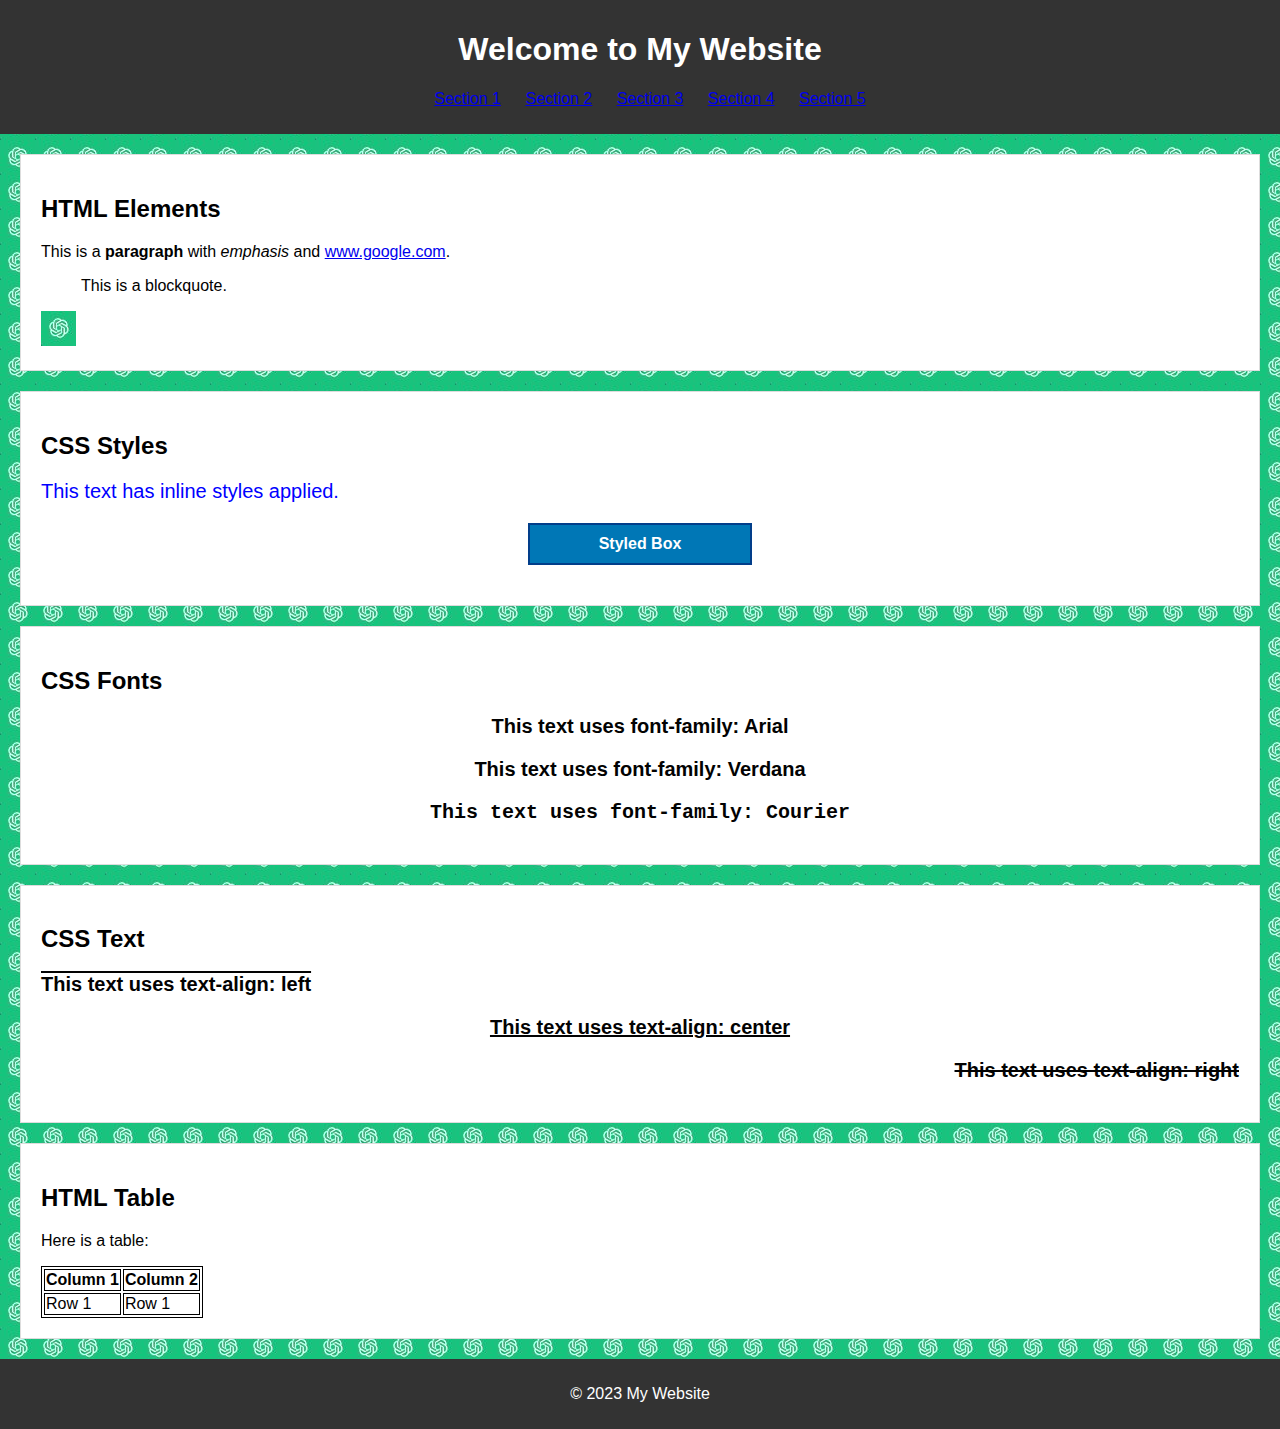
<file: HÜ1/index.html>
<!DOCTYPE html>
<html lang="en">
<head>
    <meta charset="UTF-8">
    <meta name="viewport" content="width=device-width, initial-scale=1.0">
    <title>My HTML/CSS Website</title>
    <link rel="stylesheet" href="style.css">
    <link rel="icon" href="picture.jpg" type="image/jpg">
</head>
<body>
    <header>
        <h1>Welcome to My Website</h1>
        <nav>
            <ul>
                <li><a href="#section1">Section 1</a></li>
                <li><a href="#section2">Section 2</a></li>
                <li><a href="#section3">Section 3</a></li>
                <li><a href="#section4">Section 4</a></li>
                <li><a href="#section5">Section 5</a></li>
            </ul>
        </nav>
    </header>

    <section id="section1">
        <h2>HTML Elements</h2>
        <p>This is a <strong>paragraph</strong> with <em>emphasis</em> and <a href="#">www.google.com</a>.</p>
        <blockquote>This is a blockquote.</blockquote>
        <img src="picture.jpg" alt="Example Image">
    </section>

    <section id="section2">
        <h2>CSS Styles</h2>
        <p style="color: blue; font-size: 20px;">This text has inline styles applied.</p>
        <div class="styled-box">Styled Box</div>
    </section>

    <section id="section3">
        <h2>CSS Fonts</h2>
        <div class="fonts">
            <p class="font1">This text uses font-family: Arial</p>
            <p class="font2">This text uses font-family: Verdana</p>
            <p class="font3">This text uses font-family: Courier</p>
        </div>
    </section>

    <section id="section4">
        <h2>CSS Text</h2>
        <div class="Text">
            <p class="text1">This text uses text-align: left</p>
            <p class="text2">This text uses text-align: center</p>
            <p class="text3">This text uses text-align: right</p>
        </div>
    </section>

    <section id="section5">
        <h2>HTML Table</h2>
        <p>Here is a table:</p>
        <style>
            table, th, td {
                border: 1px solid black;
            }
        </style>
        <table>
            <tr>
                <th>Column 1</th>
                <th>Column 2</th>
            </tr>
            <tr>
                <td>Row 1</td>
                <td>Row 1</td>
            </tr>
        </table>
    </section>

    <footer>
        <p>&copy; 2023 My Website</p>
    </footer>
</body>
</html>
</file>
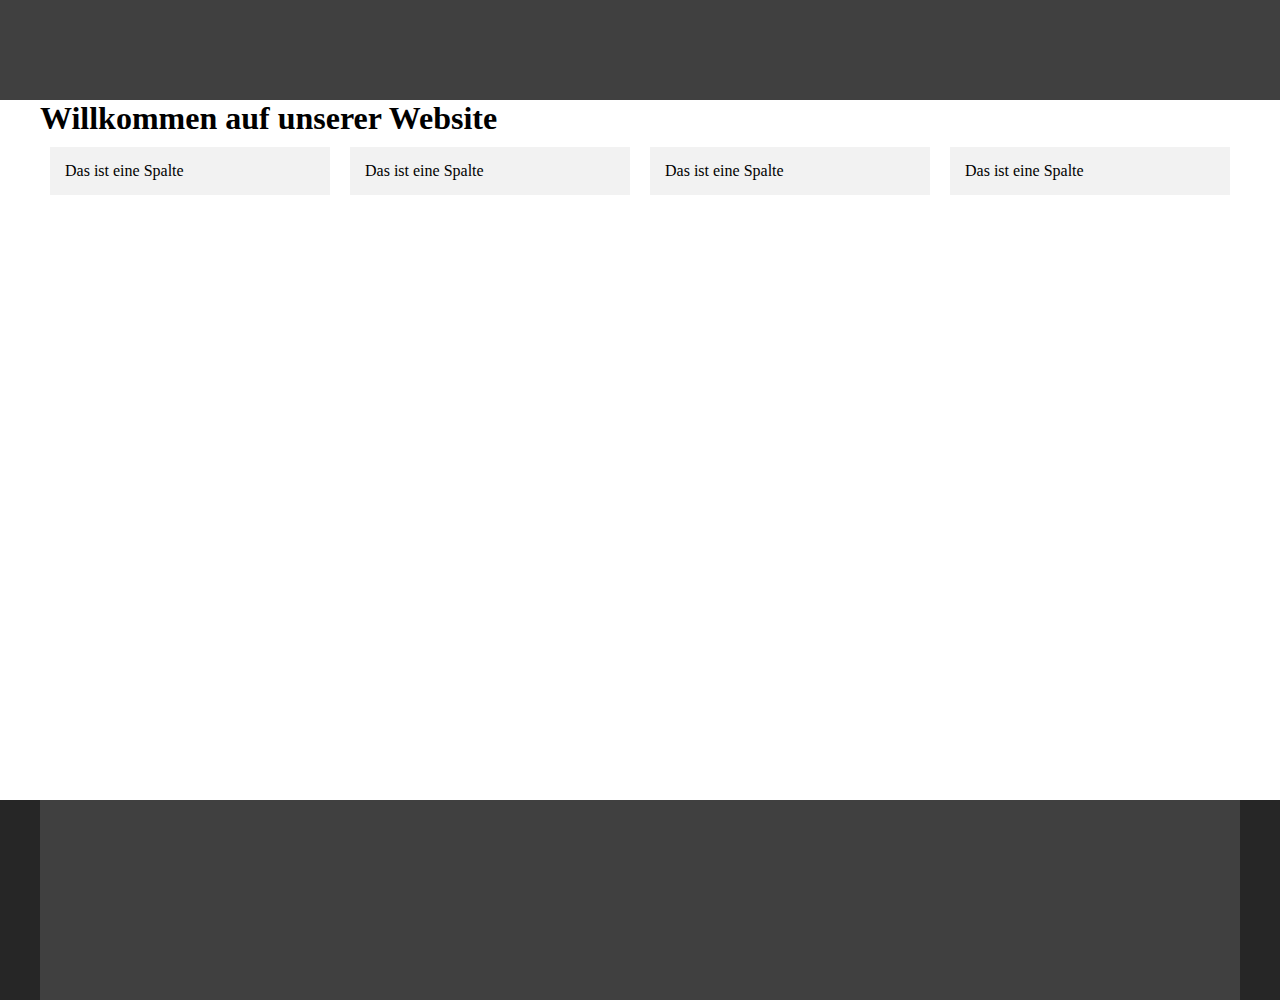
<file: Übung1/index.html>
<!DOCTYPE html>
<html>
<head>
    <meta charset="UTF-8">
    <meta name="viewport" content="width=device-width, initial-scale=1">
    <title>Firma XY | Main-Keyword1, Main-Keyword2</title>
    <link rel="stylesheet" href="style.css">
</head>
<body>

    <div class="header">
        <div class="brand">

        </div>
    </div>
    <div class="content">
        <div class="wrapper">
            <h1>Willkommen auf unserer Website</h1>
            <div class="cs-wrapper">
                <div class="content-spalte">
                    Das ist eine Spalte
                </div>
                <div class="content-spalte">
                    Das ist eine Spalte
                </div>
                <div class="content-spalte">
                    Das ist eine Spalte
                </div>
                <div class="content-spalte">
                    Das ist eine Spalte
                </div>
            </div>
        </div>
    </div>
    <div class="footer">
        <div class="footernav">

        </div>
    </div>

</body>
</html>
</file>
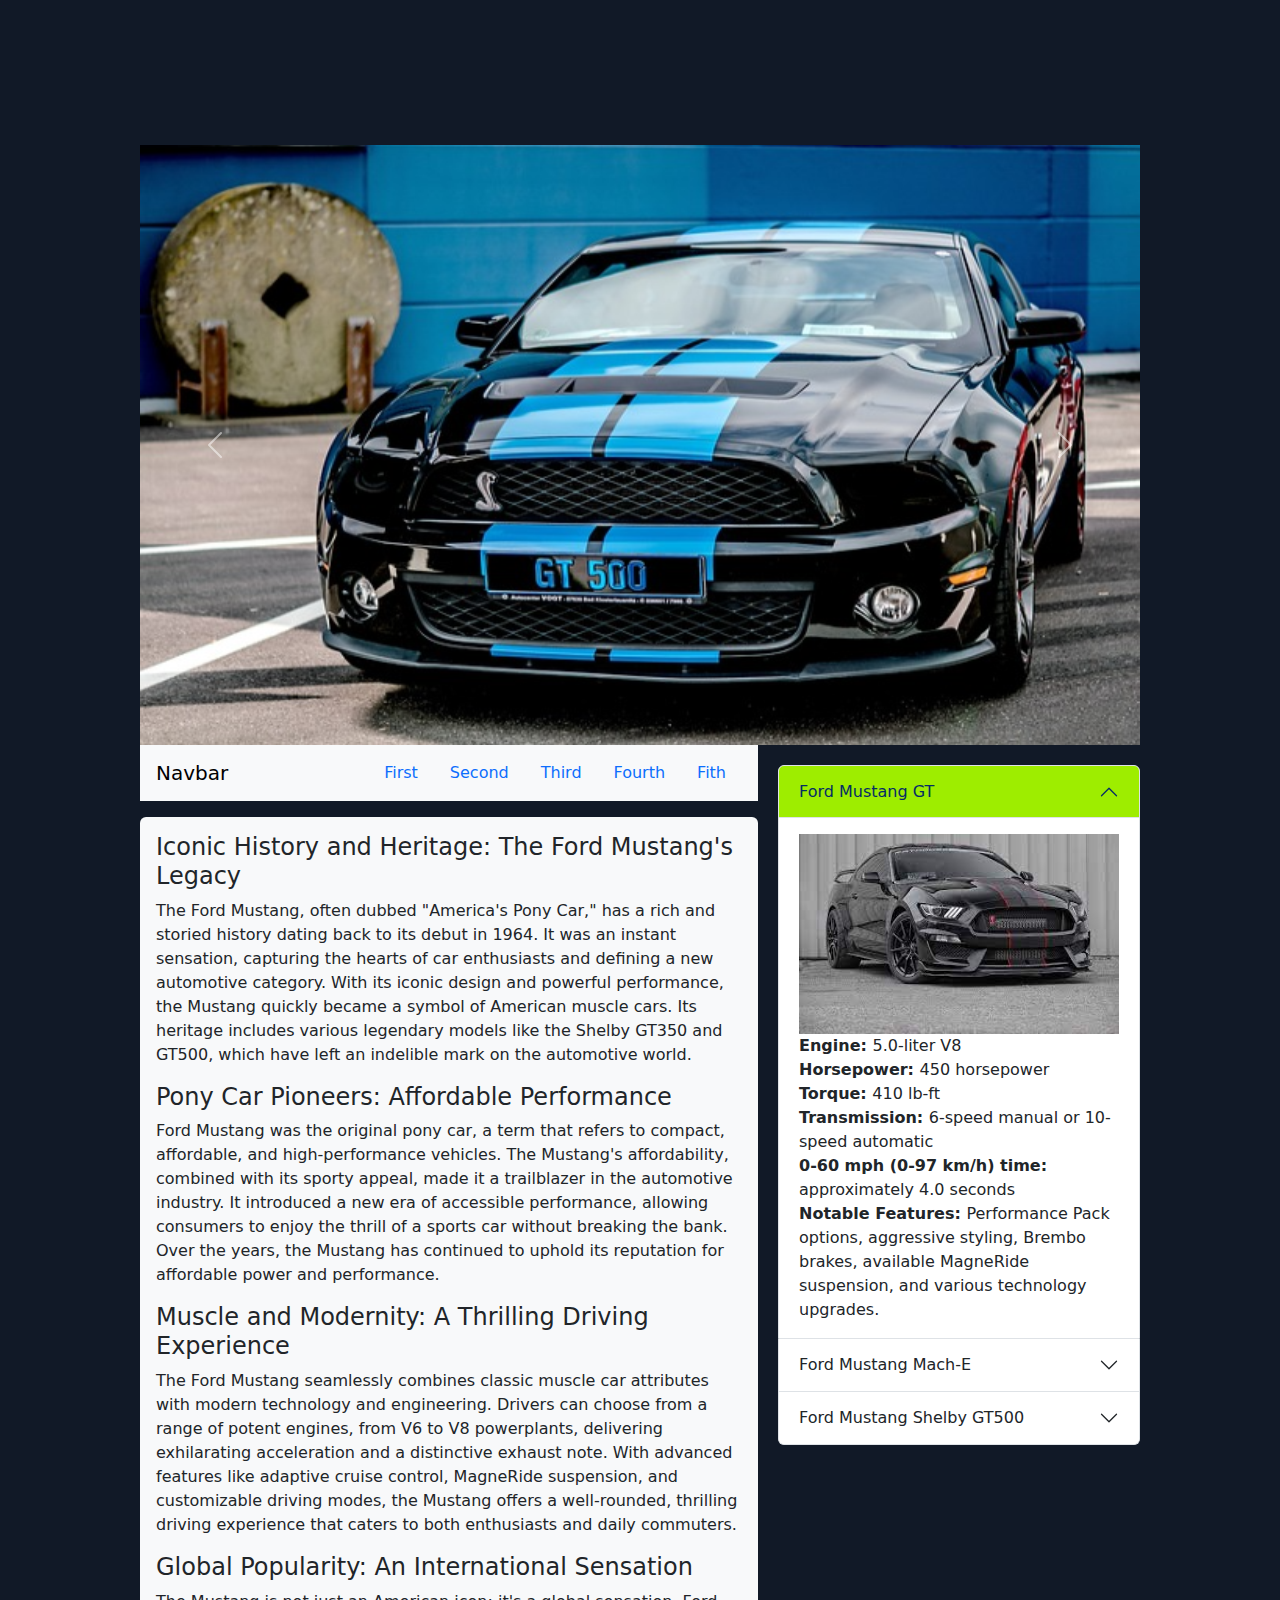
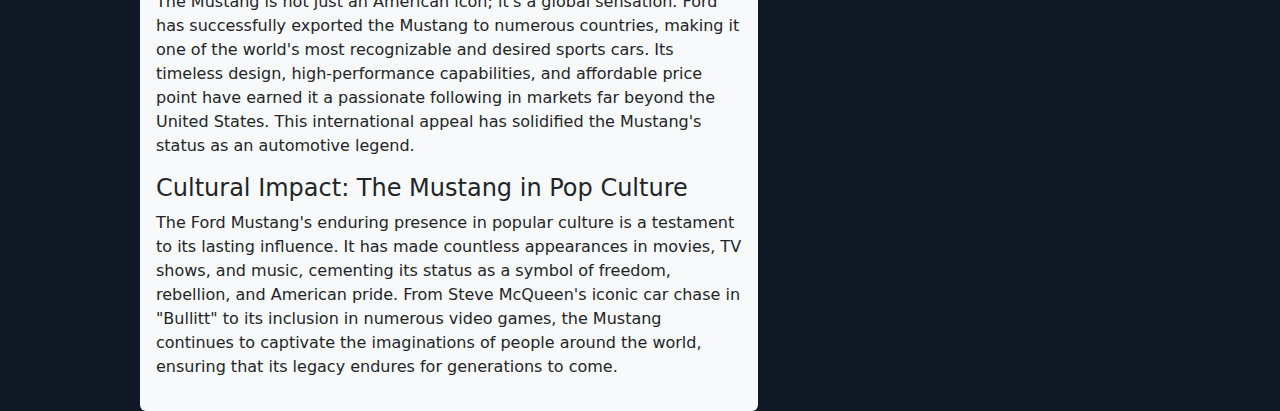
<file: HÜs/HÜ3/index.html>
<!DOCTYPE html>
<html>
<head>
    <meta charset="UTF-8">
    <title>Mein Titel</title>

    <!-- Bootstrap -->
    <link href="bootstrap.min.css" rel="stylesheet">

    <link rel="stylesheet" href="style.css">
</head>
<body>
<div class="header">
    <div class="headernav">

    </div>
</div>
<div class="nav">
    <div class="navwrapper">
    </div>
</div>

<div class="slider">
    <div class="sliderwrapper">
        <div id="carouselExample" class="carousel slide">
          <div class="carousel-inner">
            <div class="carousel-item active">
              <img src="Mustang1.png" class="d-block w-100" alt="...">
            </div>
            <div class="carousel-item">
              <img src="Mustang2.png" class="d-block w-100" alt="...">
            </div>
            <div class="carousel-item">
              <img src="Mustang3.png" class="d-block w-100" alt="...">
            </div>
          </div>
          <button class="carousel-control-prev" type="button" data-bs-target="#carouselExample" data-bs-slide="prev">
            <span class="carousel-control-prev-icon" aria-hidden="true"></span>
            <span class="visually-hidden">Previous</span>
          </button>
          <button class="carousel-control-next" type="button" data-bs-target="#carouselExample" data-bs-slide="next">
            <span class="carousel-control-next-icon" aria-hidden="true"></span>
            <span class="visually-hidden">Next</span>
          </button>
        </div>
    </div>
</div>

<div class="content">
    <div class="contentlinks">
      <nav id="navbar-example2" class="navbar bg-body-tertiary px-3 mb-3">
        <a class="navbar-brand" href="#">Navbar</a>
        <ul class="nav nav-pills">
          <li class="nav-item">
            <a class="nav-link" href="#scrollspyHeading1">First</a>
          </li>
          <li class="nav-item">
            <a class="nav-link" href="#scrollspyHeading2">Second</a>
          </li>
          <li class="nav-item">
            <a class="nav-link" href="#scrollspyHeading3">Third</a>
          </li>
          <li class="nav-item">
            <a class="nav-link" href="#scrollspyHeading4">Fourth</a>
          </li>
          <li class="nav-item">
            <a class="nav-link" href="#scrollspyHeading5">Fith</a>
          </li>
        </ul>
      </nav>
        <div data-bs-spy="scroll" data-bs-target="#navbar-example2" data-bs-root-margin="0px 0px -40%" data-bs-smooth-scroll="true" class="scrollspy-example bg-body-tertiary p-3 rounded-2" tabindex="0">
          <h4 id="scrollspyHeading1">Iconic History and Heritage: The Ford Mustang's Legacy</h4>
          <p>The Ford Mustang, often dubbed "America's Pony Car," has a rich and storied history dating back to its debut in 1964. It was an instant sensation, capturing the hearts of car enthusiasts and defining a new automotive category. With its iconic design and powerful performance, the Mustang quickly became a symbol of American muscle cars. Its heritage includes various legendary models like the Shelby GT350 and GT500, which have left an indelible mark on the automotive world.</p>
          <h4 id="scrollspyHeading2">Pony Car Pioneers: Affordable Performance</h4>
          <p>Ford Mustang was the original pony car, a term that refers to compact, affordable, and high-performance vehicles. The Mustang's affordability, combined with its sporty appeal, made it a trailblazer in the automotive industry. It introduced a new era of accessible performance, allowing consumers to enjoy the thrill of a sports car without breaking the bank. Over the years, the Mustang has continued to uphold its reputation for affordable power and performance.</p>
          <h4 id="scrollspyHeading3">Muscle and Modernity: A Thrilling Driving Experience</h4>
          <p>The Ford Mustang seamlessly combines classic muscle car attributes with modern technology and engineering. Drivers can choose from a range of potent engines, from V6 to V8 powerplants, delivering exhilarating acceleration and a distinctive exhaust note. With advanced features like adaptive cruise control, MagneRide suspension, and customizable driving modes, the Mustang offers a well-rounded, thrilling driving experience that caters to both enthusiasts and daily commuters.</p>
          <h4 id="scrollspyHeading4">Global Popularity: An International Sensation</h4>
          <p>The Mustang is not just an American icon; it's a global sensation. Ford has successfully exported the Mustang to numerous countries, making it one of the world's most recognizable and desired sports cars. Its timeless design, high-performance capabilities, and affordable price point have earned it a passionate following in markets far beyond the United States. This international appeal has solidified the Mustang's status as an automotive legend.</p>
          <h4 id="scrollspyHeading5">Cultural Impact: The Mustang in Pop Culture</h4>
          <p>The Ford Mustang's enduring presence in popular culture is a testament to its lasting influence. It has made countless appearances in movies, TV shows, and music, cementing its status as a symbol of freedom, rebellion, and American pride. From Steve McQueen's iconic car chase in "Bullitt" to its inclusion in numerous video games, the Mustang continues to captivate the imaginations of people around the world, ensuring that its legacy endures for generations to come.</p>
        </div>
    </div>
    <div class="contentrechts">
        <div class="accordion" id="accordionExample">
          <div class="accordion-item">
            <h2 class="accordion-header">
              <button class="accordion-button" type="button" data-bs-toggle="collapse" data-bs-target="#collapseOne" aria-expanded="true" aria-controls="collapseOne">
                Ford Mustang GT
              </button>
            </h2>
            <div id="collapseOne" class="accordion-collapse collapse show" data-bs-parent="#accordionExample">
              <div class="accordion-body">
                <img src="MustangGT.png">
                <strong>Engine: </strong>5.0-liter V8<br>
                <strong>Horsepower: </strong>450 horsepower<br>
                <strong>Torque: </strong>410 lb-ft<br>
                <strong>Transmission: </strong>6-speed manual or 10-speed automatic<br>
                <strong>0-60 mph (0-97 km/h) time: </strong>approximately 4.0 seconds<br>
                <strong>Notable Features: </strong>Performance Pack options, aggressive styling, Brembo brakes, available MagneRide suspension, and various technology upgrades.<br>
              </div>
            </div>
          </div>
          <div class="accordion-item">
            <h2 class="accordion-header">
              <button class="accordion-button collapsed" type="button" data-bs-toggle="collapse" data-bs-target="#collapseTwo" aria-expanded="false" aria-controls="collapseTwo">
                Ford Mustang Mach-E
              </button>
            </h2>
            <div id="collapseTwo" class="accordion-collapse collapse" data-bs-parent="#accordionExample">
              <div class="accordion-body">
                <img src="Mustangmache.png">
                <strong>Engine: </strong>Electric motors (varies by trim) <br>
                <strong>Horsepower: </strong>Ranges from 266 to 480 horsepower <br>
                <strong>Torque: </strong>Varies by trim, up to 600 lb-ft <br>
                <strong>Range: </strong>Varies by trim, up to 305 miles (490 km) <br>
                <strong>Charging: </strong>DC fast-charging capable <br>
                <strong>Notable Features: </strong>All-electric SUV model, various trims with different power levels, spacious interior, advanced tech features, and an eco-friendly alternative to traditional Mustangs.<br>
              </div>
            </div>
          </div>
          <div class="accordion-item">
            <h2 class="accordion-header">
              <button class="accordion-button collapsed" type="button" data-bs-toggle="collapse" data-bs-target="#collapseThree" aria-expanded="false" aria-controls="collapseThree">
                Ford Mustang Shelby GT500
              </button>
            </h2>
            <div id="collapseThree" class="accordion-collapse collapse" data-bs-parent="#accordionExample">
              <div class="accordion-body">
                <img src="MustangGT500Small.png">
                <strong>Engine: </strong>5.2-liter supercharged V8<br>
                <strong>Horsepower: </strong>760 horsepower<br>
                <strong>Torque: </strong>625 lb-ft<br>
                <strong>Transmission: </strong>7-speed dual-clutch automatic<br>
                <strong>0-60 mph (0-97 km/h) time: </strong> approximately 3.5 seconds<br>
                <strong>Notable Features: </strong> High-performance variant, track-focused components, carbon-fiber parts, massive Brembo brakes, adjustable suspension, and an aggressive aerodynamic design.<br>
              </div>
            </div>
          </div>
        </div>
    </div>
</div>
    <!-- javascript/jQuery -->
    <script src="bootstrap.bundle.min.js"></script>
</body>
</html>
</file>
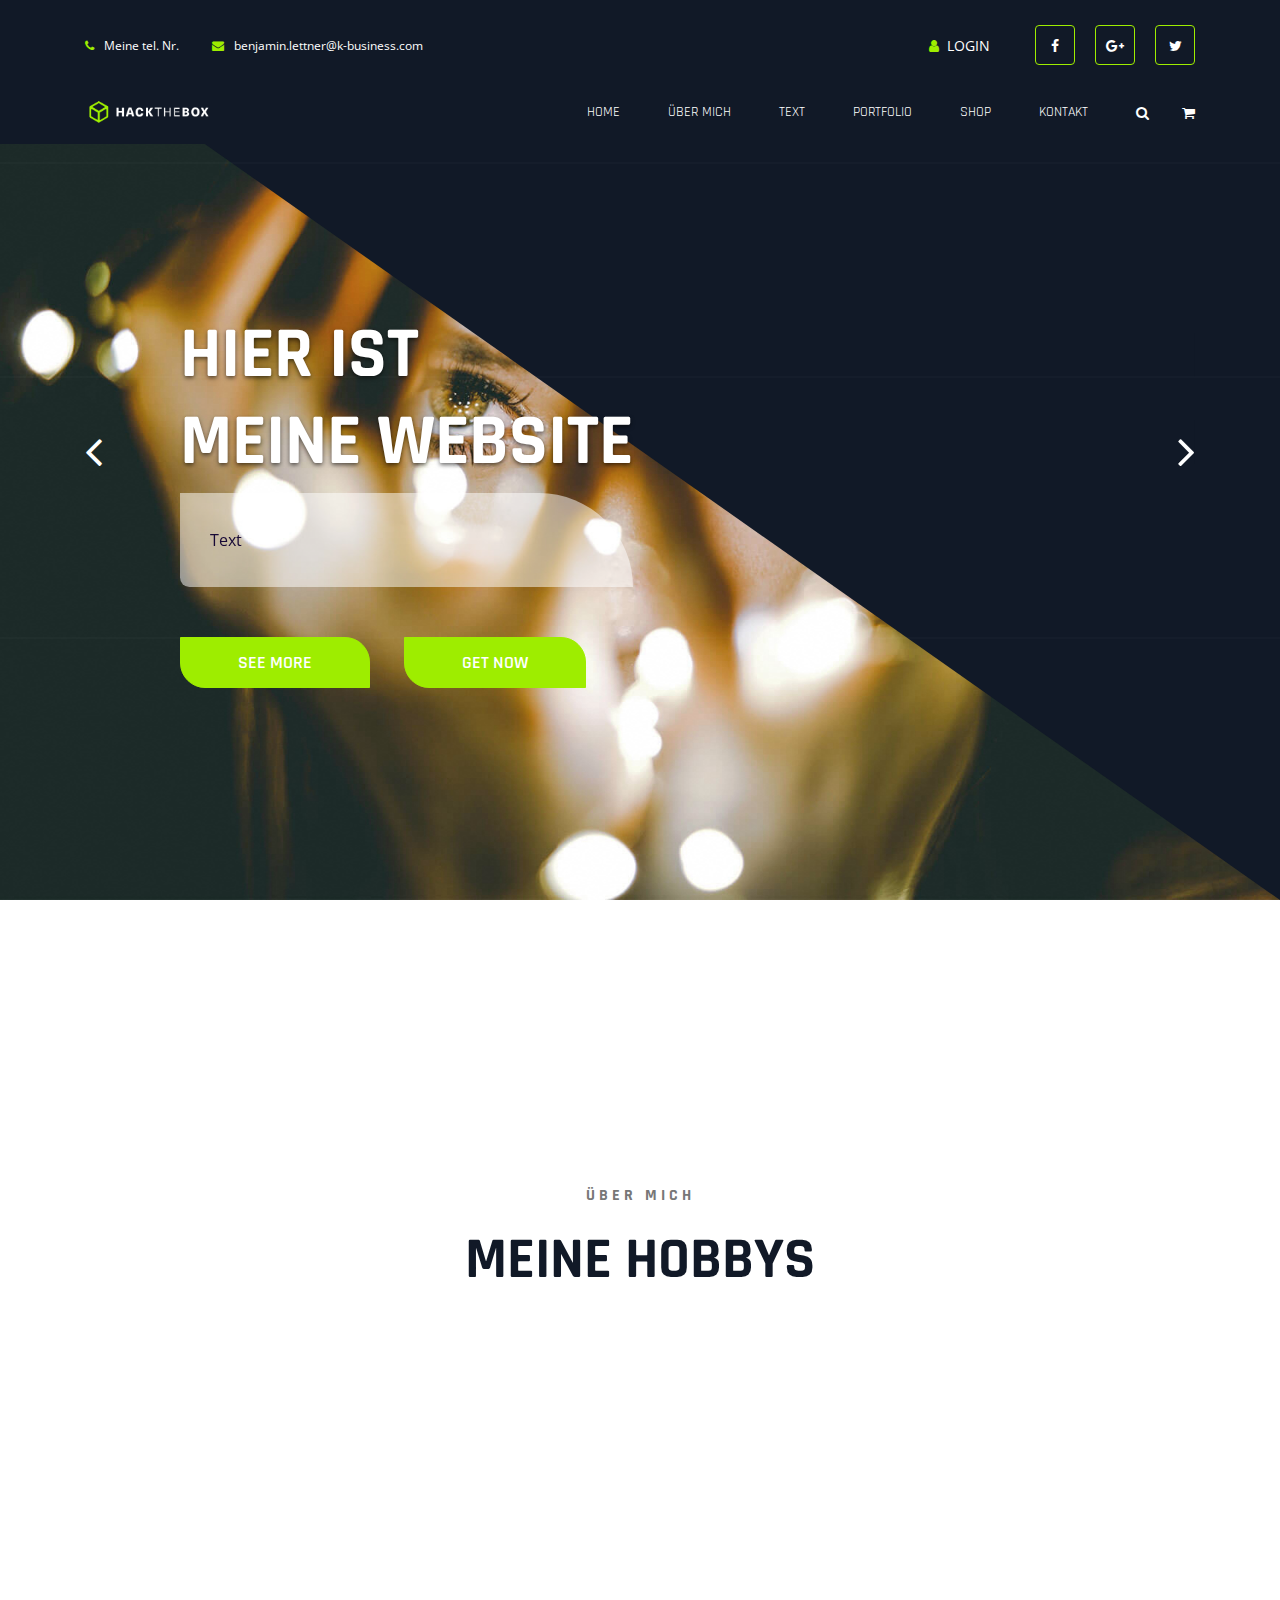
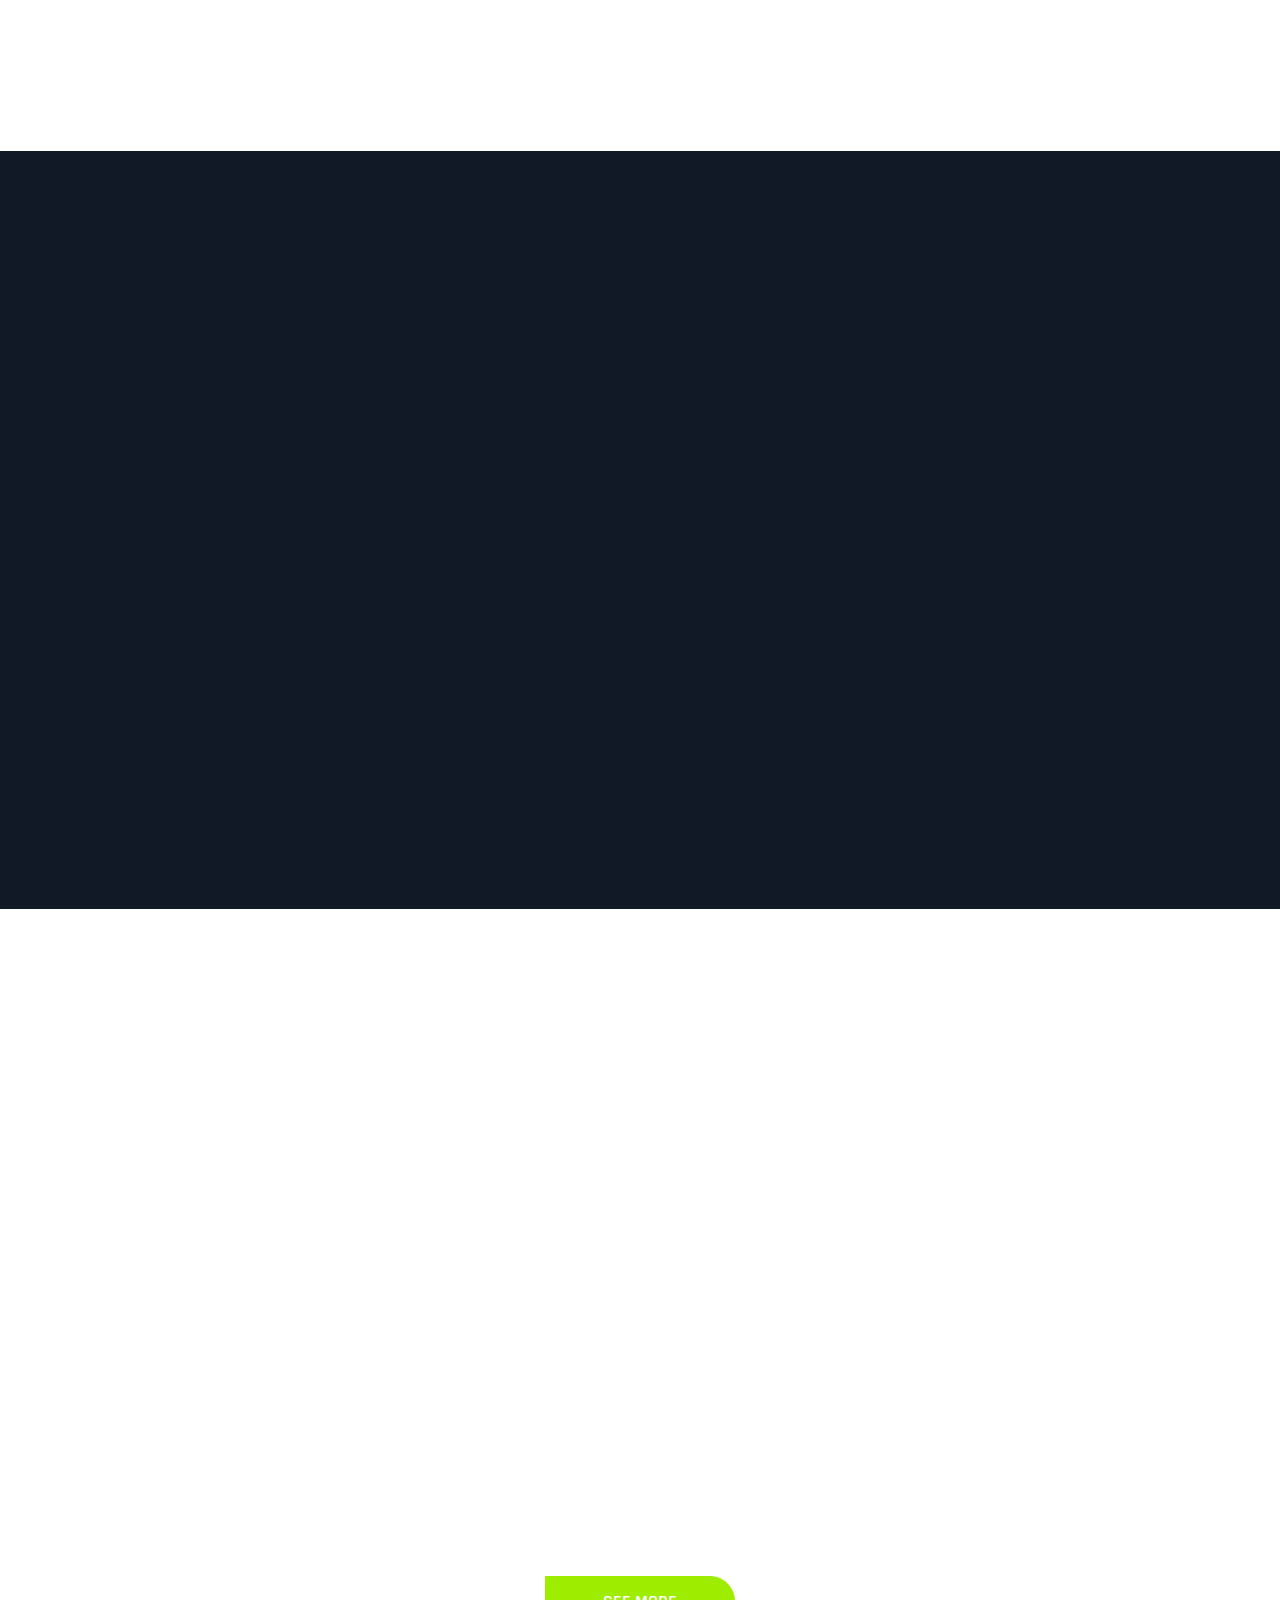
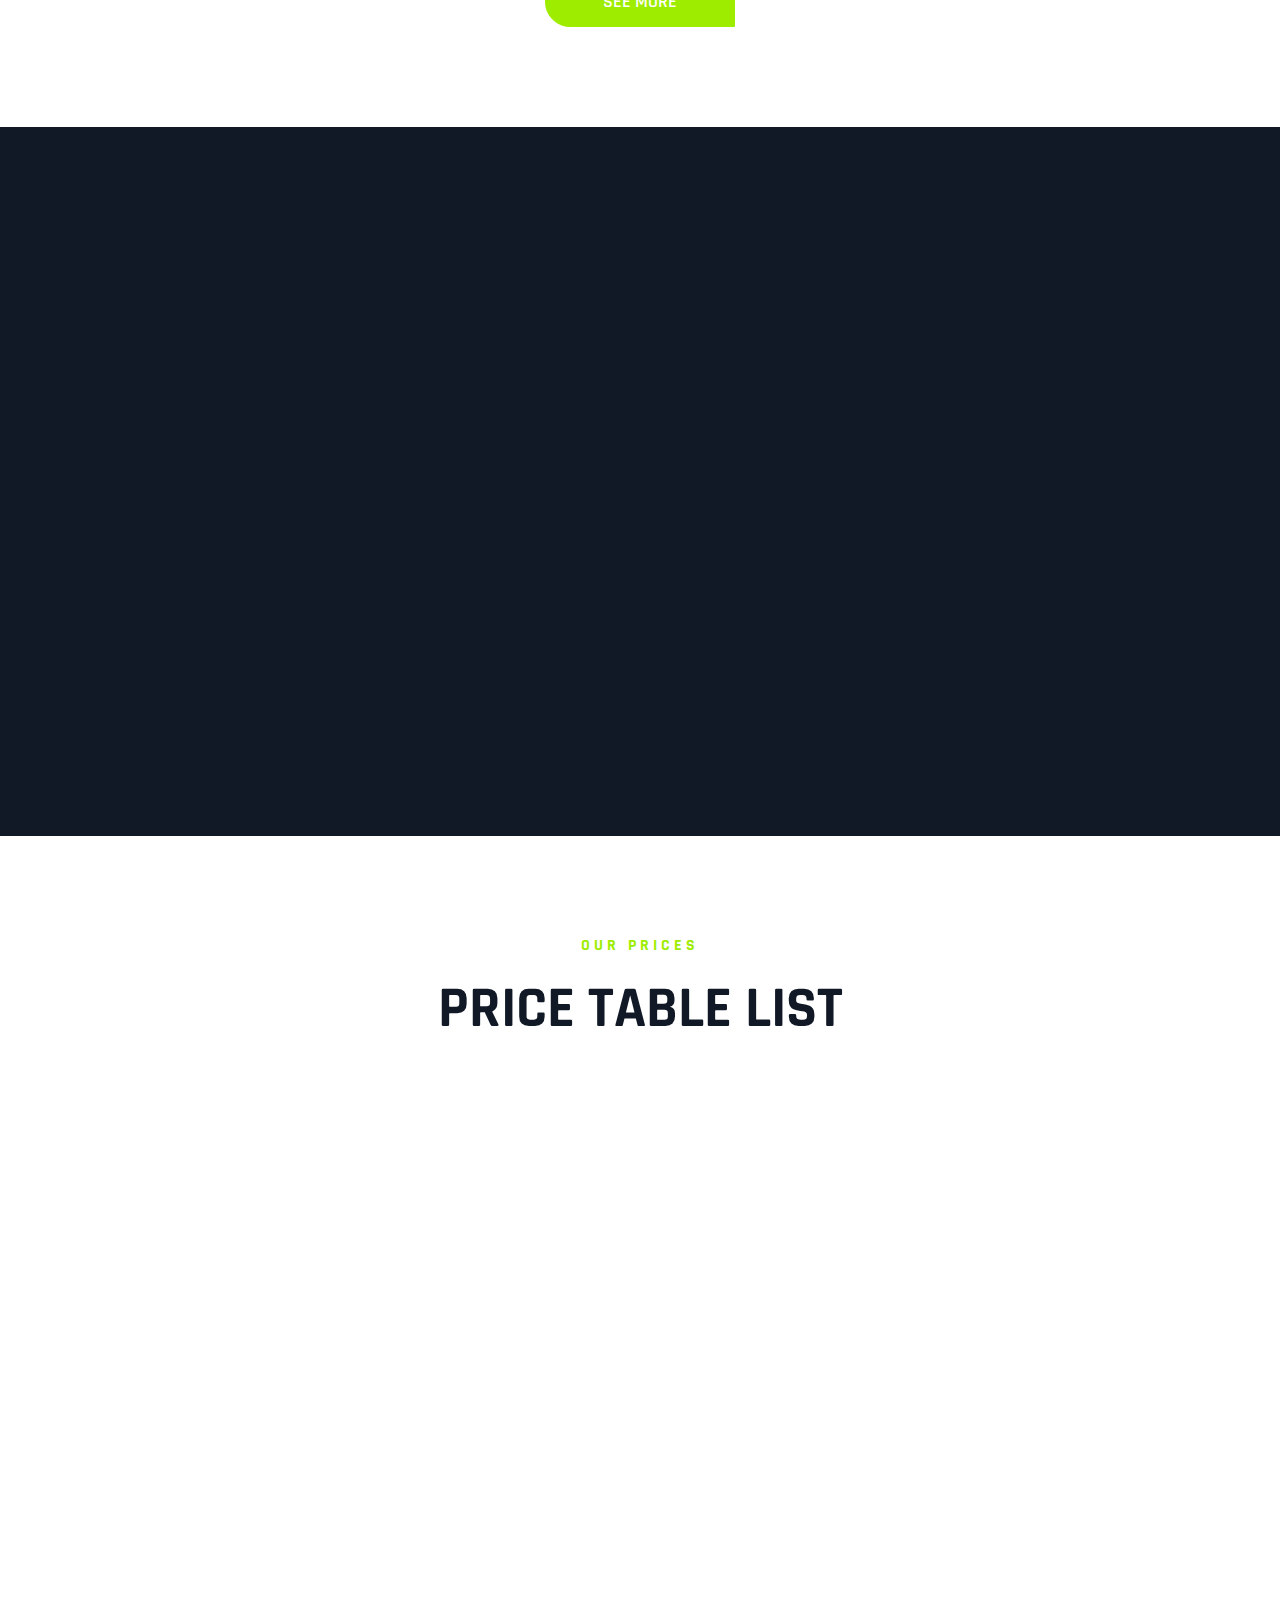
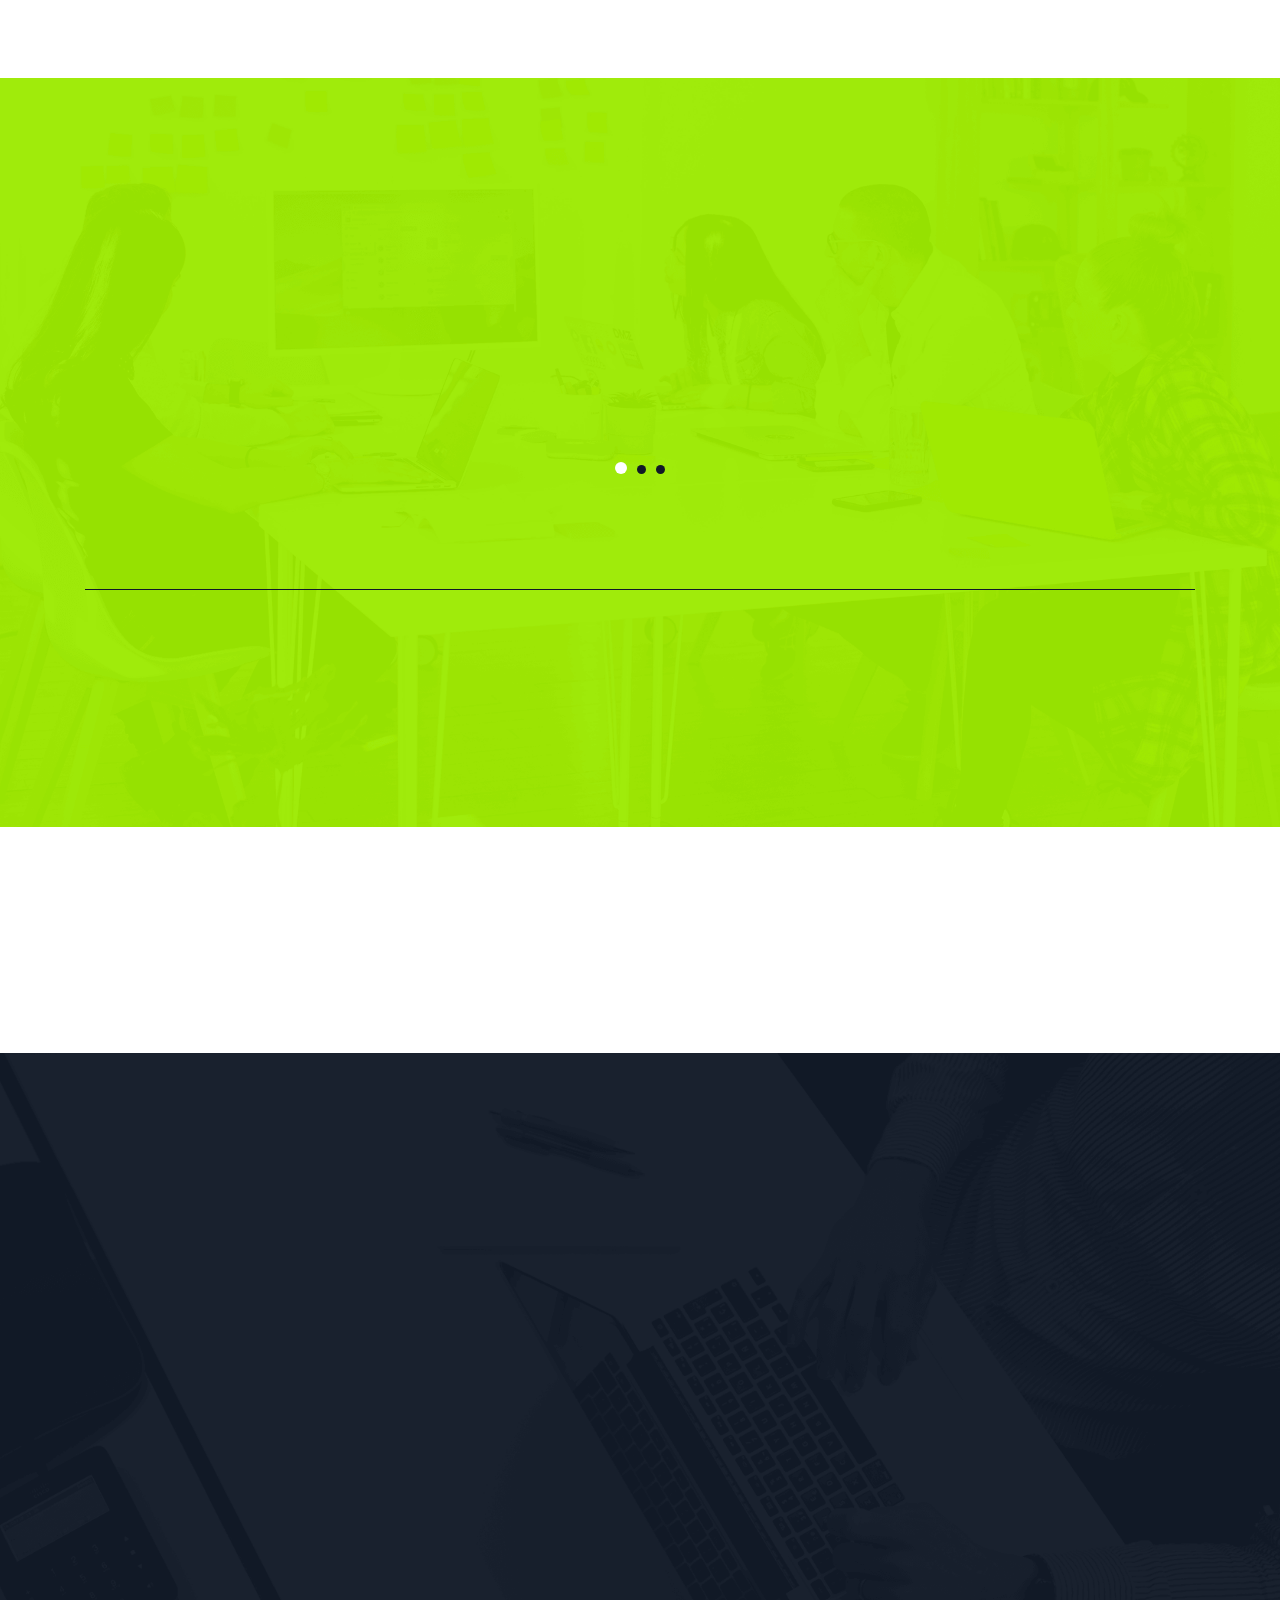
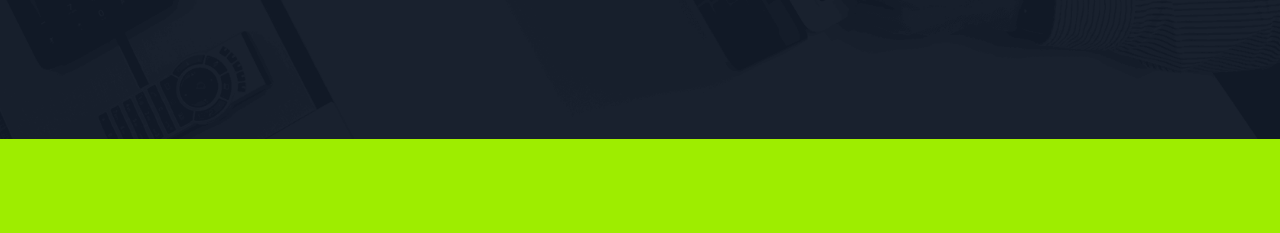
<file: HÜs/HÜ2/multipurpose/index.html>
<!doctype html>
<html lang="en">

<head>
    <!--
    /   Meine Website: Free Template by FreeHTML5.co
    /   Author: https://freehtml5.co
    /   Facebook: https://facebook.com/fh5co
    /   Twitter: https://twitter.com/fh5co
    -->
    <meta charset="UTF-8">
    <meta name="viewport" content="width=device-width, initial-scale=1">
    <meta http-equiv="X-UA-Compatible" content="IE=edge">
    <!-- Document title -->
    <title>Meine Website</title>
    <!-- Stylesheets & Fonts -->
    <!-- Google Fonts -->
    <link href="https://fonts.googleapis.com/css?family=Open+Sans:400,400i,700,700i%7CRajdhani:400,600,700"
        rel="stylesheet">
    <!-- Plugins Stylesheets -->
    <link rel="stylesheet" href="assets/css/loader/loaders.css">
    <link rel="stylesheet" href="assets/css/font-awesome/font-awesome.css">
    <link rel="stylesheet" href="assets/css/bootstrap.css">
    <link rel="stylesheet" href="assets/css/aos/aos.css">
    <link rel="stylesheet" href="assets/css/swiper/swiper.css">
    <link rel="stylesheet" href="assets/css/lightgallery.min.css">
    <!-- Template Stylesheet -->
    <link rel="stylesheet" href="assets/css/style.css">
    <!-- Responsive Stylesheet -->
    <link rel="stylesheet" href="assets/css/responsive.css">
</head>

<body>
    <!-- Loader Start -->
    <div class="css-loader">
        <div class="loader-inner line-scale d-flex align-items-center justify-content-center"></div>
    </div>
    <!-- Loader End -->
    <!-- Header Start -->
    <header class="position-absolute w-100">
        <div class="container">
            <div class="top-header d-none d-sm-flex justify-content-between align-items-center">
                <div class="contact">
                    <a href="tel:Meine tel. Nr." class="tel"><i class="fa fa-phone" aria-hidden="true"></i>Meine tel. Nr.</a>
                    <a href="mailto:benjamin.lettner@k-business.com"><i class="fa fa-envelope"
                            aria-hidden="true"></i>benjamin.lettner@k-business.com</a>
                </div>
                <nav class="d-flex aic">
                    <a href="#" class="login"><i class="fa fa-user" aria-hidden="true"></i>Login</a>
                    <ul class="nav social d-none d-md-flex">
                        <li><a href="https://www.facebook.com/fh5co" target="_blank"><i class="fa fa-facebook"></i></a></li>
                        <li><a href="#"><i class="fa fa-google-plus"></i></a></li>
                        <li><a href="#"><i class="fa fa-twitter"></i></a></li>
                    </ul>
                </nav>
            </div>
            <nav class="navbar navbar-expand-md navbar-light">
                <a class="navbar-brand" href="index.html"><img src="assets/images/htb-logo.png" alt="Meine Website"></a>
                <div class="group d-flex align-items-center">
                    <button class="navbar-toggler" type="button" data-toggle="collapse"
                        data-target="#navbarSupportedContent" aria-controls="navbarSupportedContent"
                        aria-expanded="false" aria-label="Toggle navigation"><span
                            class="navbar-toggler-icon"></span></button>
                    <a class="login-icon d-sm-none" href="#"><i class="fa fa-user"></i></a>
                    <a class="cart" href="#"><i class="fa fa-shopping-cart"></i></a>
                </div>
                <a class="search-icon d-none d-md-block" href="#"><i class="fa fa-search"></i></a>
                <div class="collapse navbar-collapse justify-content-end" id="navbarSupportedContent">
                    <ul class="navbar-nav">
                        <li class="nav-item"><a class="nav-link" href="#">Home</a></li>
                        <li class="nav-item"><a class="nav-link" href="#">Über mich</a></li>
                        <li class="nav-item"><a class="nav-link" href="#">Text</a></li>
                        <li class="nav-item"><a class="nav-link" href="#">Portfolio</a></li>
                        <li class="nav-item"><a class="nav-link" href="#">Shop</a></li>
                        <li class="nav-item"><a class="nav-link" href="#">Kontakt</a></li>
                    </ul>
                    <form class="bg-white search-form" method="get" id="searchform">
                        <div class="input-group">
                            <input class="field form-control" id="s" name="s" type="text" placeholder="Search">
                            <span class="input-group-btn">
                                <input class="submit btn btn-primary" id="searchsubmit" name="submit" type="submit"
                                    value="Search">
                            </span>
                        </div>
                    </form>
                </div>
            </nav>
        </div>
    </header>
    <!-- Header End -->
    <!-- Hero Start -->
    <section class="hero">
        <div class="container">
            <div class="row">
                <div class="col-12 offset-md-1 col-md-11">
                    <div class="swiper-container hero-slider">
                        <div class="swiper-wrapper">
                            <div class="swiper-slide slide-content d-flex align-items-center">
                                <div class="single-slide">
                                    <h1 data-aos="fade-right" data-aos-delay="200">Hier ist<br> Meine Website
                                    </h1>
                                    <p data-aos="fade-right" data-aos-delay="600">Text
                                    </p>
                                    <a data-aos="fade-right" data-aos-delay="900" href="#" class="btn btn-primary">See
                                        More</a>
                                    <a data-aos="fade-right" data-aos-delay="900" href="#" class="btn btn-primary">Get
                                        Now</a>
                                </div>
                            </div>
                            <div class="swiper-slide slide-content d-flex align-items-center">
                                <div class="single-slide">
                                    <h1 data-aos="fade-right" data-aos-delay="200">Hier ist<br> Meine Website
                                    </h1>
                                    <p data-aos="fade-right" data-aos-delay="600">Text
                                    </p>
                                    <a data-aos="fade-right" data-aos-delay="900" href="#" class="btn btn-primary">See
                                        More</a>
                                    <a data-aos="fade-right" data-aos-delay="900" href="#" class="btn btn-primary">Get
                                        Now</a>
                                </div>
                            </div>
                        </div>

                    </div>
                </div>
            </div>
            <!-- Add Control -->
            <span class="arr-left"><i class="fa fa-angle-left"></i></span>
            <span class="arr-right"><i class="fa fa-angle-right"></i></span>
        </div>
        <div class="texture"></div>
        <div class="diag-bg"></div>
    </section>
    <!-- Hero End -->
    <!-- Call To Action Start -->
    <section class="cta" data-aos="fade-up" data-aos-delay="0">
        <div class="container">
            <div class="cta-content d-xl-flex align-items-center justify-content-around text-center text-xl-left">
                <div class="content" data-aos="fade-right" data-aos-delay="200">
                    <h2>FOR BUILDING THE MODERN WEBSITE</h2>
                    <p>Packed with all the goodies you can get, Kallyas is our flagship premium template.</p>
                </div>
                <div class="subscribe-btn" data-aos="fade-left" data-aos-delay="400" data-aos-offset="0">
                    <a href="#" class="btn btn-primary">Join Newsletter</a>
                </div>
            </div>
        </div>
    </section>
    <!-- Call To Action End -->
    <!-- Services Start -->
    <section class="services">
        <div class="container">
            <div class="title text-center">
                <h6>Über mich</h6>
                <h1 class="title-blue">Meine Hobbys</h1>
            </div>
            <div class="container">
                <div class="row">
                    <div class="col-sm-6 col-lg-4">
                        <div class="media" data-aos="fade-up" data-aos-delay="200" data-aos-duration="400">
                            <img class="mr-4" src="assets/images/service.png" alt="Zocken">
                            <div class="media-body">
                                <h5>Zocken</h5>
                                Donec volutpat tincidunt neque, vitae lobortis libero mattis sed tempus.
                            </div>
                        </div>
                    </div>
                    <div class="col-sm-6 col-lg-4">
                        <div class="media" data-aos="fade-up" data-aos-delay="400" data-aos-duration="600">
                            <img class="mr-4" src="assets/images/service.png" alt="Zocken">
                            <div class="media-body">
                                <h5>Programmieren</h5>
                                Donec volutpat tincidunt neque, vitae lobortis libero mattis sed tempus.
                            </div>
                        </div>
                    </div>
                    <div class="col-sm-6 col-lg-4">
                        <div class="media" data-aos="fade-up" data-aos-delay="600" data-aos-duration="800">
                            <img class="mr-4" src="assets/images/service.png" alt="Zocken">
                            <div class="media-body">
                                <h5>Pentesten</h5>
                                Donec volutpat tincidunt neque, vitae lobortis libero mattis sed tempus.
                            </div>
                        </div>
                    </div>
                    <div class="col-sm-6 col-lg-4">
                        <div class="media" data-aos="fade-up" data-aos-delay="200" data-aos-duration="400">
                            <img class="mr-4" src="assets/images/service.png" alt="Zocken">
                            <div class="media-body">
                                <h5>Modern style</h5>
                                Donec volutpat tincidunt neque, vitae lobortis libero mattis sed tempus.
                            </div>
                        </div>
                    </div>
                    <div class="col-sm-6 col-lg-4">
                        <div class="media" data-aos="fade-up" data-aos-delay="400" data-aos-duration="600">
                            <img class="mr-4" src="assets/images/service.png" alt="Zocken">
                            <div class="media-body">
                                <h5>Zocken</h5>
                                Donec volutpat tincidunt neque, vitae lobortis libero mattis sed tempus.
                            </div>
                        </div>
                    </div>
                    <div class="col-sm-6 col-lg-4">
                        <div class="media" data-aos="fade-up" data-aos-delay="600" data-aos-duration="800">
                            <img class="mr-4" src="assets/images/service.png" alt="Zocken">
                            <div class="media-body">
                                <h5>Elaboration of the core</h5>
                                Donec volutpat tincidunt neque, vitae lobortis libero mattis sed tempus.
                            </div>
                        </div>
                    </div>
                </div>
            </div>
        </div>
    </section>
    <!-- Services End -->
    <!-- Featured Start -->
    <section class="featured">
        <div class="container">
            <div class="row">
                <div class="col-md-6" data-aos="fade-right" data-aos-delay="400" data-aos-duration="800">
                    <div class="title">
                        <h6 class="title-primary">about Tamplate</h6>
                        <h1 class="title-blue">a rich featured, epic & premium work.</h1>
                    </div>
                    <p>There are many variations of passages of available but the majority have suffered alteration in
                        some form, by injected humour, or randomised words which don't look even slightly believable. If
                        you are going to use a passage of you need to be sure there isn't anything embarrassing hidden
                        in the middle of text. All the generators on the Internet.</p>
                    <div class="media-element d-flex justify-content-between">
                        <div class="media">
                            <i class="fa fa-magic mr-4"></i>
                            <div class="media-body">
                                <h5>any offer</h5>
                                New York, United States
                            </div>
                        </div>
                        <div class="media">
                            <i class="fa fa-magic mr-4"></i>
                            <div class="media-body">
                                <h5>any offer</h5>
                                New York, United States
                            </div>
                        </div>
                    </div>
                    <a href="#" class="btn btn-primary">See More</a>
                </div>
                <div class="col-md-6" data-aos="fade-left" data-aos-delay="400" data-aos-duration="800">
                    <div class="featured-img">
                        <img class="featured-small" src="assets/images/featured-img1.jpg" alt="Featured 2">
                    </div>
                </div>
            </div>
        </div>
    </section>
    <!-- Featured End -->
    <!-- Recent Posts Start -->
    <section class="recent-posts">
        <div class="container">
            <div class="row">
                <div class="col-lg-6">
                    <div class="single-rpost d-sm-flex align-items-center" data-aos="fade-right"
                        data-aos-duration="800">
                        <div class="post-content text-sm-right">
                            <time datetime="2019-04-06T13:53">15 Oct, 2019</time>
                            <h3><a href="#">Philomath Learning Process module completed</a></h3>
                            <a class="post-btn" href="#"><i class="fa fa-arrow-right"></i></a>
                        </div>
                        <div class="post-thumb">
                            <img class="img-fluid" src="assets/images/academician.png" alt="Post 1">
                        </div>
                    </div>
                </div>
                <div class="col-lg-6">
                    <div class="single-rpost d-sm-flex align-items-center" data-aos="fade-left" data-aos-duration="800">
                        <div class="post-thumb">
                            <img class="img-fluid" src="assets/images/our-favorite-seabird.png" alt="Post 1">
                        </div>
                        <div class="post-content">
                            <time datetime="2019-04-06T13:53">15 Oct, 2019</time>
                            <h3><a href="#">Our favorite seabird Linux Fundamentals module completed</a></h3>
                            <a class="post-btn" href="#"><i class="fa fa-arrow-right"></i></a>
                        </div>
                    </div>
                </div>
                <div class="col-lg-6">
                    <div class="single-rpost d-sm-flex align-items-center" data-aos="fade-right" data-aos-delay="200"
                        data-aos-duration="800">
                        <div class="post-content text-sm-right">
                            <time datetime="2019-04-06T13:53">15 Oct, 2019</time>
                            <h3><a href="#">Philomath Learning Process module completed</a></h3>
                            <a class="post-btn" href="#"><i class="fa fa-arrow-right"></i></a>
                        </div>
                        <div class="post-thumb">
                            <img class="img-fluid" src="assets/images/philomath.png" alt="Post 1">
                        </div>
                    </div>
                </div>
                <div class="col-lg-6">
                    <div class="single-rpost d-sm-flex align-items-center" data-aos="fade-left" data-aos-delay="200"
                        data-aos-duration="800">
                        <div class="post-thumb">
                            <img class="img-fluid" src="assets/images/the-eye-that-sees-all.png" alt="Post 1">
                        </div>
                        <div class="post-content">
                            <time datetime="2019-04-06T13:53">15 Oct, 2019</time>
                            <h3><a href="#">The eye that sees all Network Enumeration with Nmap module completed</a></h3>
                            <a class="post-btn" href="#"><i class="fa fa-arrow-right"></i></a>
                        </div>
                    </div>
                </div>
            </div>
            <div class="text-center">
                <a href="#" class="btn btn-primary">See More</a>
            </div>
        </div>
    </section>
    <!-- Recent Posts End -->
    <!-- Trust Start -->
    <section class="trust">
        <div class="container">
            <div class="row">
                <div class="offset-xl-1 col-xl-6" data-aos="fade-right" data-aos-delay="200" data-aos-duration="800">
                    <div class="title">
                        <h6 class="title-primary">about Tamplate</h6>
                        <h1>a rich featured, epic & premium work.</h1>
                    </div>
                    <p>Suspendisse facilisis commodo lobortis. Nullam mollis lobortis ex vel faucibus. Proin nec viverra
                        turpis. Nulla eget justo scelerisque, pretium purus vel, congue libero. Suspendisse potenti.
                    </p>
                    <h5>Web Design & Development</h5>
                    <ul class="list-unstyled">
                        <li>Web Content</li>
                        <li>Website other</li>
                        <li>Fashion</li>
                        <li>Moblie & Tablette</li>
                    </ul>
                </div>
                <div class="col-xl-5 gallery">
                    <div class="row no-gutters h-100" id="lightgallery">
                        <a href="https://lorempixel.com/600/400/" class="w-50 h-100 gal-img" data-aos="fade-up"
                            data-aos-delay="200" data-aos-duration="400">
                            <img class="img-fluid" src="assets/images/gallery1.jpg" alt="Gallery Image">
                            <i class="fa fa-caret-right"></i>
                        </a>
                        <a href="https://lorempixel.com/600/400/" class="w-50 h-50 gal-img" data-aos="fade-up"
                            data-aos-delay="400" data-aos-duration="600">
                            <img class="img-fluid" src="assets/images/gallery2.jpg" alt="Gallery Image">
                            <i class="fa fa-caret-right"></i>
                        </a>
                        <a href="https://lorempixel.com/600/400/" class="w-50 h-50 gal-img gal-img3" data-aos="fade-up"
                            data-aos-delay="0" data-aos-duration="600">
                            <img class="img-fluid" src="assets/images/gallery3.jpg" alt="Gallery Image">
                            <i class="fa fa-caret-right"></i>
                        </a>
                    </div>
                </div>
            </div>
        </div>
    </section>
    <!-- Trust End -->
    <!-- Pricing Start -->
    <section class="pricing-table">
        <div class="container">
            <div class="title text-center">
                <h6 class="title-primary">Our prices</h6>
                <h1 class="title-blue">Price Table List</h1>
            </div>
            <div class="row no-gutters">
                <div class="col-md-4">
                    <div class="single-pricing text-center" data-aos="fade-up" data-aos-delay="0"
                        data-aos-duration="600">
                        <span>Monthly</span>
                        <h2>Starter</h2>
                        <p class="desc">Here goes some description</p>
                        <p class="price">$39.00</p>
                        <p>Create excepteur sint occaecat cupidatat non proident</p>
                        <a href="#" class="btn btn-primary">Buy Now</a>
                        <svg viewBox="0 0 170 193">
                            <path fill-rule="evenodd" fill="rgb(238, 21, 21)"
                                d="M39.000,31.999 C39.000,31.999 -21.000,86.500 9.000,121.999 C39.000,157.500 91.000,128.500 104.000,160.999 C117.000,193.500 141.000,201.000 150.000,183.000 C159.000,165.000 172.000,99.000 167.000,87.000 C162.000,75.000 170.000,63.000 152.000,45.000 C134.000,27.000 128.000,15.999 116.000,11.000 C104.000,6.000 89.000,-0.001 89.000,-0.001 L39.000,31.999 Z" />
                        </svg>
                    </div>
                </div>
                <div class="col-md-4">
                    <div class="single-pricing text-center" data-aos="fade-up" data-aos-delay="300"
                        data-aos-duration="600">
                        <span>Monthly</span>
                        <h2>Starter</h2>
                        <p class="desc">Here goes some description</p>
                        <p class="price">$39.00</p>
                        <p>5GB Storage Space</p>
                        <p>20GB Monthly Bandwidth</p>
                        <p>My SQL Databases</p>
                        <p>100 Email Account</p>
                        <a href="#" class="btn btn-primary">Buy Now</a>
                        <svg viewBox="0 0 170 193">
                            <path fill-rule="evenodd" fill="rgb(238, 21, 21)"
                                d="M39.000,31.999 C39.000,31.999 -21.000,86.500 9.000,121.999 C39.000,157.500 91.000,128.500 104.000,160.999 C117.000,193.500 141.000,201.000 150.000,183.000 C159.000,165.000 172.000,99.000 167.000,87.000 C162.000,75.000 170.000,63.000 152.000,45.000 C134.000,27.000 128.000,15.999 116.000,11.000 C104.000,6.000 89.000,-0.001 89.000,-0.001 L39.000,31.999 Z" />
                        </svg>
                    </div>
                </div>
                <div class="col-md-4">
                    <div class="single-pricing text-center" data-aos="fade-up" data-aos-delay="600"
                        data-aos-duration="600">
                        <span>Monthly</span>
                        <h2>Starter</h2>
                        <p class="desc">Here goes some description</p>
                        <p class="price">$39.00</p>
                        <p>Create excepteur sint occaecat cupidatat non proident</p>
                        <a href="#" class="btn btn-primary">Buy Now</a>
                        <svg viewBox="0 0 170 193">
                            <path fill-rule="evenodd" fill="rgb(238, 21, 21)"
                                d="M39.000,31.999 C39.000,31.999 -21.000,86.500 9.000,121.999 C39.000,157.500 91.000,128.500 104.000,160.999 C117.000,193.500 141.000,201.000 150.000,183.000 C159.000,165.000 172.000,99.000 167.000,87.000 C162.000,75.000 170.000,63.000 152.000,45.000 C134.000,27.000 128.000,15.999 116.000,11.000 C104.000,6.000 89.000,-0.001 89.000,-0.001 L39.000,31.999 Z" />
                        </svg>
                    </div>
                </div>
            </div>
        </div>
    </section>
    <!-- Pricing End -->
    <!-- Testimonial and Clients Start -->
    <section class="testimonial-and-clients">
        <div class="container">
            <div class="testimonials">
                <div class="swiper-container test-slider">
                    <div class="swiper-wrapper">
                        <div class="swiper-slide text-center">
                            <div class="row">
                                <div class="offset-lg-1 col-lg-10">
                                    <div class="test-img" data-aos="fade-up" data-aos-delay="0" data-aos-offset="0"><img
                                            src="assets/images/test1.png" alt="Testimonial 1"></div>
                                    <h5 data-aos="fade-up" data-aos-delay="200" data-aos-duration="600"
                                        data-aos-offset="0">John</h5>
                                    <span data-aos="fade-up" data-aos-delay="400" data-aos-duration="600"
                                        data-aos-offset="0">UI/UX
                                        Designer</span>
                                    <p data-aos="fade-up" data-aos-delay="600" data-aos-duration="600"
                                        data-aos-offset="0">Ash's tactics &
                                        books have helped me a lot in my understanding on how social
                                        media
                                        advertising works.I can say that he is one of the best development professionals
                                        i have
                                        dealt with so far. His experience is great & he is such a great & pleasant
                                        person to
                                        work with as he understands what you are</p>
                                </div>
                            </div>
                        </div>
                        <div class="swiper-slide text-center">
                            <div class="row">
                                <div class="offset-lg-1 col-lg-10">
                                    <div class="test-img" data-aos="fade-up" data-aos-delay="0" data-aos-offset="0"><img
                                            src="assets/images/test1.png" alt="Testimonial 1"></div>
                                    <h5 data-aos="fade-up" data-aos-delay="200" data-aos-duration="600"
                                        data-aos-offset="0">John</h5>
                                    <span data-aos="fade-up" data-aos-delay="400" data-aos-duration="600"
                                        data-aos-offset="0">UI/UX
                                        Designer</span>
                                    <p data-aos="fade-up" data-aos-delay="600" data-aos-duration="600"
                                        data-aos-offset="0">Ash's tactics &
                                        books have helped me a lot in my understanding on how social
                                        media
                                        advertising works.I can say that he is one of the best development professionals
                                        i have
                                        dealt with so far. His experience is great & he is such a great & pleasant
                                        person to
                                        work with as he understands what you are</p>
                                </div>
                            </div>
                        </div>
                        <div class="swiper-slide text-center">
                            <div class="row">
                                <div class="offset-lg-1 col-lg-10">
                                    <div class="test-img" data-aos="fade-up" data-aos-delay="0" data-aos-offset="0"><img
                                            src="assets/images/test1.png" alt="Testimonial 1"></div>
                                    <h5 data-aos="fade-up" data-aos-delay="200" data-aos-duration="600"
                                        data-aos-offset="0">John</h5>
                                    <span data-aos="fade-up" data-aos-delay="400" data-aos-duration="600"
                                        data-aos-offset="0">UI/UX
                                        Designer</span>
                                    <p data-aos="fade-up" data-aos-delay="600" data-aos-duration="600"
                                        data-aos-offset="0">Ash's tactics &
                                        books have helped me a lot in my understanding on how social
                                        media
                                        advertising works.I can say that he is one of the best development professionals
                                        i have
                                        dealt with so far. His experience is great & he is such a great & pleasant
                                        person to
                                        work with as he understands what you are</p>
                                </div>
                            </div>
                        </div>
                    </div>
                    <div class="test-pagination"></div>
                </div>
            </div>
            <div class="clients" data-aos="fade-up" data-aos-delay="200" data-aos-duration="600">
                <div class="swiper-container clients-slider">
                    <div class="swiper-wrapper">
                        <div class="swiper-slide">
                            <img src="assets/images/client1.png" alt="Client 1">
                        </div>
                        <div class="swiper-slide">
                            <img src="assets/images/client2.png" alt="Client 2">
                        </div>
                        <div class="swiper-slide">
                            <img src="assets/images/client3.png" alt="Client 3">
                        </div>
                        <div class="swiper-slide">
                            <img src="assets/images/client4.png" alt="Client 4">
                        </div>
                        <div class="swiper-slide">
                            <img src="assets/images/client5.png" alt="Client 5">
                        </div>
                    </div>
                    <div class="test-pagination"></div>
                </div>
            </div>
        </div>
    </section>
    <!-- Testimonial and Clients End -->
    <!-- Call To Action 2 Start -->
    <section class="cta cta2" data-aos="fade-up" data-aos-delay="0">
        <div class="container">
            <div class="cta-content d-xl-flex align-items-center justify-content-around text-center text-xl-left">
                <div class="content" data-aos="fade-right" data-aos-delay="200">
                    <h2>FOR BUILDING THE MODERN WEBSITE</h2>
                    <p>Packed with all the goodies you can get, Kallyas is our flagship premium template.</p>
                </div>
                <div class="subscribe-btn" data-aos="fade-left" data-aos-delay="400" data-aos-offset="0">
                    <a href="#" class="btn btn-primary">Join Newsletter</a>
                </div>
            </div>
        </div>
    </section>
    <!-- Call To Action 2 End -->
    <!-- Footer Start -->
    <footer>
        <!-- Widgets Start -->
        <div class="footer-widgets">
            <div class="container">
                <div class="row">
                    <div class="col-md-6 col-xl-3">
                        <div class="single-widget contact-widget" data-aos="fade-up" data-aos-delay="0">
                            <h6 class="widget-tiltle">&nbsp;</h6>
                            <p>By subscribing to our mailing list you will always be update with the latest news from
                                us.
                            </p>
                            <div class="media">
                                <i class="fa fa-map-marker"></i>
                                <div class="media-body ml-3">
                                    <h6>Address</h6>
                                    Level 13, 2 Elizabeth St,<br>
                                    Melbourne, Victoria 3000 Australia
                                </div>
                            </div>
                            <div class="media">
                                <i class="fa fa-envelope-o"></i>
                                <div class="media-body ml-3">
                                    <h6>Have any questions?</h6>
                                    <a href="mailto:support@steelthemes.com">Support@Steelthemes.com</a>
                                </div>
                            </div>
                            <div class="media">
                                <i class="fa fa-phone"></i>
                                <div class="media-body ml-3">
                                    <h6>Call us & Hire us</h6>
                                    <a href="tel:+610791803458"> +61 (0) 7 9180 3458</a>
                                </div>
                            </div>
                            <div class="media">
                                <i class="fa fa-fax"></i>
                                <div class="media-body ml-3">
                                    <h6>Fax</h6>
                                    <a href="fax:911889047521432">(91) 188904752 1432</a>
                                </div>
                            </div>
                        </div>
                    </div>
                    <div class="col-md-6 col-xl-3">
                        <div class="single-widget twitter-widget" data-aos="fade-up" data-aos-delay="200">
                            <h6 class="widget-tiltle">Fresh Tweets</h6>
                            <div class="media">
                                <i class="fa fa-twitter"></i>
                                <div class="media-body ml-3">
                                    <h6><a href="#">@Themes,</a> Html Version Out Now</h6>
                                    <span>10 Mins Ago</span>
                                </div>
                            </div>
                            <div class="media">
                                <i class="fa fa-twitter"></i>
                                <div class="media-body ml-3">
                                    <h6><a href="#">@Envato,</a> the best selling item of the day!</h6>
                                    <span>20 Mins Ago</span>
                                </div>
                            </div>
                            <div class="media">
                                <i class="fa fa-twitter"></i>
                                <div class="media-body ml-3">
                                    <h6><a href="#">@Collis,</a> We Planned to Update the Enavto Author Payment Method
                                        Soon!</h6>
                                    <span>10 Mins Ago</span>
                                </div>
                            </div>
                            <div class="media">
                                <i class="fa fa-twitter"></i>
                                <div class="media-body ml-3">
                                    <h6><a href="#">@SteelThemes,</a> Html Version Out Now</h6>
                                    <span>15 Mins Ago</span>
                                </div>
                            </div>
                        </div>
                    </div>
                    <div class="col-md-6 col-xl-3">
                        <div class="single-widget recent-post-widget" data-aos="fade-up" data-aos-delay="400">
                            <h6 class="widget-tiltle">Latest Updates</h6>
                            <div class="media">
                                <a class="rcnt-img" href="#"><img src="assets/images/rcnt-post1.png"
                                        alt="Recent Post"></a>
                                <div class="media-body ml-3">
                                    <h6><a href="#">An engaging</a></h6>
                                    <p><i class="fa fa-user"></i>Mano <i class="fa fa-eye"></i> 202 Views</p>
                                </div>
                            </div>
                            <div class="media">
                                <a class="rcnt-img" href="#"><img src="assets/images/rcnt-post2.png"
                                        alt="Recent Post"></a>
                                <div class="media-body ml-3">
                                    <h6><a href="#">Statistics and analysis. The key to succes.</a></h6>
                                    <p><i class="fa fa-user"></i>Rosias <i class="fa fa-eye"></i> 20 Views</p>
                                </div>
                            </div>
                            <div class="media">
                                <a class="rcnt-img" href="#"><img src="assets/images/rcnt-post3.png"
                                        alt="Recent Post"></a>
                                <div class="media-body ml-3">
                                    <h6><a href="#">Envato Meeting turns into a photoshooting.</a></h6>
                                    <p><i class="fa fa-user"></i>Kien <i class="fa fa-eye"></i> 74 Views</p>
                                </div>
                            </div>
                            <div class="media">
                                <a class="rcnt-img" href="#"><img src="assets/images/rcnt-post4.png"
                                        alt="Recent Post"></a>
                                <div class="media-body ml-3">
                                    <h6><a href="#">An engaging embedded the video posts</a></h6>
                                    <p><i class="fa fa-user"></i>Robert <i class="fa fa-eye"></i> 48 Views</p>
                                </div>
                            </div>
                        </div>
                    </div>
                    <div class="col-md-6 col-xl-3">
                        <div class="single-widget tags-widget" data-aos="fade-up" data-aos-delay="800">
                            <h6 class="widget-tiltle">Popular Tags</h6>
                            <a href="#">Amazing</a>
                            <a href="#">Design</a>
                            <a href="#">Photoshop</a>
                            <a href="#">Art</a>
                            <a href="#">Wordpress</a>
                            <a href="#">jQuery</a>
                        </div>
                        <div class="single-widget subscribe-widget" data-aos="fade-up" data-aos-delay="800">
                            <h6 class="widget-tiltle">Subscribe us</h6>
                            <p>Sign up for our mailing list to get latest updates and offers</p>
                            <form class="" method="get">
                                <div class="input-group">
                                    <input class="field form-control" name="subscribe" type="email" placeholder="Email Address">
                                    <span class="input-group-btn">
                                        <button type="submit" name="submit-mail"><i class="fa fa-check"></i></button>
                                    </span>
                                </div>
                            </form>
                            <p>We respect your privacy</p>
                            <ul class="nav social-nav">
                                <li><a href="https://www.facebook.com/fh5co" target="_blank"><i class="fa fa-facebook"></i></a></li>
                                <li><a href="#"><i class="fa fa-google-plus"></i></a></li>
                                <li><a href="#"><i class="fa fa-twitter"></i></a></li>
                                <li><a href="#"><i class="fa fa-google-plus"></i></a></li>
                                <li><a href="#"><i class="fa fa-linkedin"></i></a></li>
                            </ul>
                        </div>
                    </div>
                </div>
            </div>
        </div>
        <!-- Widgets End -->
        <!-- Foot Note Start -->
        <div class="foot-note">
            <div class="container">
                <div
                    class="footer-content text-center text-lg-left d-lg-flex justify-content-between align-items-center">
                    <p class="mb-0" data-aos="fade-right" data-aos-offset="0">&copy; 2019 All Rights Reserved. Design by <a href="https://freehtml5.co/Meine Website" target="_blank" class="fh5-link">FreeHTML5.co</a>.</p>
                    <p class="mb-0" data-aos="fade-left" data-aos-offset="0"><a href="#">Terms Of Use</a><a
                            href="#">Privacy & Security
                            Statement</a></p>
                </div>
            </div>
        </div>
        <!-- Foot Note End -->
    </footer>
    <!-- Footer Endt -->
    <!--jQuery-->
    <script src="assets/js/jquery-3.3.1.js"></script>
    <!--Plugins-->
    <script src="assets/js/bootstrap.bundle.js"></script>
    <script src="assets/js/loaders.css.js"></script>
    <script src="assets/js/aos.js"></script>
    <script src="assets/js/swiper.min.js"></script>
    <script src="assets/js/lightgallery-all.min.js"></script>
    <!--Template Script-->
    <script src="assets/js/main.js"></script>
</body>

</html>
</file>
<file: HÜ1/style.css>
/* Basic styles for the page */
body {
    font-family: Arial, sans-serif;
    margin: 0;
    padding: 0;
    background-color: #f0f0f0;
    background-image: url("picture.jpg");
}

header {
    background-color: #333;
    color: #fff;
    padding: 10px;
    text-align: center;
}

nav ul {
    list-style-type: none;
}

nav ul li {
    display: inline;
    margin-right: 20px;
}

section {
    margin: 20px;
    padding: 20px;
    border: 1px solid #ddd;
    background-color: #fff;
}

footer {
    background-color: #333;
    color: #fff;
    text-align: center;
    padding: 10px;
}

/* CSS styles for the "Styled Box" */
.styled-box {
    background-color: #0077b6;
    color: #fff;
    padding: 10px;
    text-align: center;
    font-weight: bold;
    border: 2px solid #023e8a;
    margin: 20px auto;
    width: 200px;
}

.fonts {
    font-size: 20px;
    font-weight: bold;
    color: #020202;
    text-align: center;
}

.font1 {
    font-family: Arial, sans-serif;
    font-size: 20px;
    font-weight: bold;
    color: #020202;
    text-align: center;
}

.font2 {
    font-family: Verdana, Geneva, Tahoma, sans-serif;
    font-size: 20px;
    font-weight: bold;
    color: #020202;
    text-align: center;
}

.font3 {
    font-family: Courier New, Courier, monospace;
    font-size: 20px;
    font-weight: bold;
    color: #020202;
    text-align: center;
}

.Text {
    font-family: Arial, sans-serif;
    font-size: 20px;
    font-weight: bold;
    color: #020202;
    text-align: center;
}

.text1 {
    font-family: Arial, sans-serif;
    font-size: 20px;
    font-weight: bold;
    color: #020202;
    text-align: left;
    text-decoration-line: overline;
}

.text2 {
    font-family: Arial, sans-serif;
    font-size: 20px;
    font-weight: bold;
    color: #020202;
    text-align: center;
    text-decoration-line: underline;
}

.text3 {
    font-family: Arial, sans-serif;
    font-size: 20px;
    font-weight: bold;
    color: #020202;
    text-align: right;
    text-decoration-line: line-through;
}
</file>
<file: Übung1/style.css>
.debug {
    background-color: red !important;
}

/* Stern formatiert alle HTML-Befehle (Tags) */
/* Alle Abstände auf 0 Pixel setzen */
* {
    border:0px;
    outline:0px;
    margin:0px;
    padding:0px;
}

.header {
    heigth: 100px;
    background-color: #262626;
}

.brand {
    height: 100px;
    widht: 1200px;
    background-color: #404040;
    margin: 0 auto; /* zentriert den Container */
}

.content {
    min-height: 700px;
}

.wrapper {
    width: 1200px;
    margin: 0 auto;
}

.cs-wrapper {
    display: flex; /* stellt die container nebeneinander */
}

.content-spalte {
    width: 350px;
    padding: 15px;
    margin: 10px;
    background-color: #f2f2f2;
}

.footer {
    height: 200px;
    background-color: #262626;
}

.footernav {
    height: 200px;
    background-color: #404040;
    width: 1200px;
    margin: 0 auto;
}
</file>
<file: HÜs/HÜ3/style.css>
/* Meine CSS-Formate */

html, body {
    background-color: #111927;
}

.headernav {
    width: 1000px;
    height: 80px;
    margin: 0 auto 10px;
}

.navwrapper {
    width: 1000px;
    height: 40px;
    margin: 0 auto;
    align-items: center;
}

.mainmenu {
    font-family: sans-serif;
    list-style-type: none;
    display: flex;
    line-height: 40px;
    width: 100%;
}

.mainmenu li {
    margin-right: 25px;
    flex: auto;
}

.mainmenu li a {
    text-decoration: none;
    color: black;
}

.mainmenu li a:hover {
    color: black;
    border-bottom: solid 3px red;
}

.slider {
    width: 1000px;
    height: 600px;
    background-color: #f6f1f1;
    margin: 15px auto 0;
}

.content {
    width: 1000px;
    margin: 0 auto;
    display: flex;
}

.contentlinks {
    width: 680px;
}

.contentrechts {
    width: 400px;
    padding: 20px 0 20px 20px;
}

.accordion-button:not(.collapsed) {
    background-color: #9eed00;
}

.bg-body-tertiary {
    background-color: #9eed00;
}

.nav-pills .nav-link.active, .nav-pills .show>.nav-link {
    color: var(--bs-nav-pills-link-active-color);
    background-color: var(--bs-nav-pills-link-active-bg);
}
</file>
<file: HÜs/HÜ2/multipurpose/assets/css/loader/loaders.css>
/**
 * Copyright (c) 2016 Connor Atherton
 *
 * All animations must live in their own file
 * in the animations directory and be included
 * here.
 *
 */
/**
 * Styles shared by multiple animations
 */
/**
 * Dots
 */
@-webkit-keyframes scale {
  0% {
    -webkit-transform: scale(1);
            transform: scale(1);
    opacity: 1;
  }
  45% {
    -webkit-transform: scale(0.1);
            transform: scale(0.1);
    opacity: 0.7;
  }
  80% {
    -webkit-transform: scale(1);
            transform: scale(1);
    opacity: 1;
  }
}
@keyframes scale {
  0% {
    -webkit-transform: scale(1);
            transform: scale(1);
    opacity: 1;
  }
  45% {
    -webkit-transform: scale(0.1);
            transform: scale(0.1);
    opacity: 0.7;
  }
  80% {
    -webkit-transform: scale(1);
            transform: scale(1);
    opacity: 1;
  }
}

.ball-pulse > div:nth-child(1) {
  -webkit-animation: scale 0.75s -0.24s infinite cubic-bezier(0.2, 0.68, 0.18, 1.08);
          animation: scale 0.75s -0.24s infinite cubic-bezier(0.2, 0.68, 0.18, 1.08);
}

.ball-pulse > div:nth-child(2) {
  -webkit-animation: scale 0.75s -0.12s infinite cubic-bezier(0.2, 0.68, 0.18, 1.08);
          animation: scale 0.75s -0.12s infinite cubic-bezier(0.2, 0.68, 0.18, 1.08);
}

.ball-pulse > div:nth-child(3) {
  -webkit-animation: scale 0.75s 0s infinite cubic-bezier(0.2, 0.68, 0.18, 1.08);
          animation: scale 0.75s 0s infinite cubic-bezier(0.2, 0.68, 0.18, 1.08);
}

.ball-pulse > div {
  background-color: #fff;
  width: 15px;
  height: 15px;
  border-radius: 100%;
  margin: 2px;
  -webkit-animation-fill-mode: both;
          animation-fill-mode: both;
  display: inline-block;
}

@-webkit-keyframes ball-pulse-sync {
  33% {
    -webkit-transform: translateY(10px);
            transform: translateY(10px);
  }
  66% {
    -webkit-transform: translateY(-10px);
            transform: translateY(-10px);
  }
  100% {
    -webkit-transform: translateY(0);
            transform: translateY(0);
  }
}

@keyframes ball-pulse-sync {
  33% {
    -webkit-transform: translateY(10px);
            transform: translateY(10px);
  }
  66% {
    -webkit-transform: translateY(-10px);
            transform: translateY(-10px);
  }
  100% {
    -webkit-transform: translateY(0);
            transform: translateY(0);
  }
}

.ball-pulse-sync > div:nth-child(1) {
  -webkit-animation: ball-pulse-sync 0.6s -0.14s infinite ease-in-out;
          animation: ball-pulse-sync 0.6s -0.14s infinite ease-in-out;
}

.ball-pulse-sync > div:nth-child(2) {
  -webkit-animation: ball-pulse-sync 0.6s -0.07s infinite ease-in-out;
          animation: ball-pulse-sync 0.6s -0.07s infinite ease-in-out;
}

.ball-pulse-sync > div:nth-child(3) {
  -webkit-animation: ball-pulse-sync 0.6s 0s infinite ease-in-out;
          animation: ball-pulse-sync 0.6s 0s infinite ease-in-out;
}

.ball-pulse-sync > div {
  background-color: #fff;
  width: 15px;
  height: 15px;
  border-radius: 100%;
  margin: 2px;
  -webkit-animation-fill-mode: both;
          animation-fill-mode: both;
  display: inline-block;
}

@-webkit-keyframes ball-scale {
  0% {
    -webkit-transform: scale(0);
            transform: scale(0);
  }
  100% {
    -webkit-transform: scale(1);
            transform: scale(1);
    opacity: 0;
  }
}

@keyframes ball-scale {
  0% {
    -webkit-transform: scale(0);
            transform: scale(0);
  }
  100% {
    -webkit-transform: scale(1);
            transform: scale(1);
    opacity: 0;
  }
}

.ball-scale > div {
  background-color: #fff;
  width: 15px;
  height: 15px;
  border-radius: 100%;
  margin: 2px;
  -webkit-animation-fill-mode: both;
          animation-fill-mode: both;
  display: inline-block;
  height: 60px;
  width: 60px;
  -webkit-animation: ball-scale 1s 0s ease-in-out infinite;
          animation: ball-scale 1s 0s ease-in-out infinite;
}

@keyframes ball-scale {
  0% {
    -webkit-transform: scale(0);
            transform: scale(0);
  }
  100% {
    -webkit-transform: scale(1);
            transform: scale(1);
    opacity: 0;
  }
}

.ball-scale > div {
  background-color: #fff;
  width: 15px;
  height: 15px;
  border-radius: 100%;
  margin: 2px;
  -webkit-animation-fill-mode: both;
          animation-fill-mode: both;
  display: inline-block;
  height: 60px;
  width: 60px;
  -webkit-animation: ball-scale 1s 0s ease-in-out infinite;
          animation: ball-scale 1s 0s ease-in-out infinite;
}

.ball-scale-random {
  width: 37px;
  height: 40px;
}

.ball-scale-random > div {
  background-color: #fff;
  width: 15px;
  height: 15px;
  border-radius: 100%;
  margin: 2px;
  -webkit-animation-fill-mode: both;
          animation-fill-mode: both;
  position: absolute;
  display: inline-block;
  height: 30px;
  width: 30px;
  -webkit-animation: ball-scale 1s 0s ease-in-out infinite;
          animation: ball-scale 1s 0s ease-in-out infinite;
}

.ball-scale-random > div:nth-child(1) {
  margin-left: -7px;
  -webkit-animation: ball-scale 1s 0.2s ease-in-out infinite;
          animation: ball-scale 1s 0.2s ease-in-out infinite;
}

.ball-scale-random > div:nth-child(3) {
  margin-left: -2px;
  margin-top: 9px;
  -webkit-animation: ball-scale 1s 0.5s ease-in-out infinite;
          animation: ball-scale 1s 0.5s ease-in-out infinite;
}

@-webkit-keyframes rotate {
  0% {
    -webkit-transform: rotate(0deg);
            transform: rotate(0deg);
  }
  50% {
    -webkit-transform: rotate(180deg);
            transform: rotate(180deg);
  }
  100% {
    -webkit-transform: rotate(360deg);
            transform: rotate(360deg);
  }
}

@keyframes rotate {
  0% {
    -webkit-transform: rotate(0deg);
            transform: rotate(0deg);
  }
  50% {
    -webkit-transform: rotate(180deg);
            transform: rotate(180deg);
  }
  100% {
    -webkit-transform: rotate(360deg);
            transform: rotate(360deg);
  }
}

.ball-rotate {
  position: relative;
}

.ball-rotate > div {
  background-color: #fff;
  width: 15px;
  height: 15px;
  border-radius: 100%;
  margin: 2px;
  -webkit-animation-fill-mode: both;
          animation-fill-mode: both;
  position: relative;
}

.ball-rotate > div:first-child {
  -webkit-animation: rotate 1s 0s cubic-bezier(0.7, -0.13, 0.22, 0.86) infinite;
          animation: rotate 1s 0s cubic-bezier(0.7, -0.13, 0.22, 0.86) infinite;
}

.ball-rotate > div:before, .ball-rotate > div:after {
  background-color: #fff;
  width: 15px;
  height: 15px;
  border-radius: 100%;
  margin: 2px;
  content: "";
  position: absolute;
  opacity: 0.8;
}

.ball-rotate > div:before {
  top: 0px;
  left: -28px;
}

.ball-rotate > div:after {
  top: 0px;
  left: 25px;
}

@keyframes rotate {
  0% {
    -webkit-transform: rotate(0deg);
            transform: rotate(0deg);
  }
  50% {
    -webkit-transform: rotate(180deg);
            transform: rotate(180deg);
  }
  100% {
    -webkit-transform: rotate(360deg);
            transform: rotate(360deg);
  }
}

.ball-clip-rotate > div {
  background-color: #fff;
  width: 15px;
  height: 15px;
  border-radius: 100%;
  margin: 2px;
  -webkit-animation-fill-mode: both;
          animation-fill-mode: both;
  border: 2px solid #fff;
  border-bottom-color: transparent;
  height: 26px;
  width: 26px;
  background: transparent !important;
  display: inline-block;
  -webkit-animation: rotate 0.75s 0s linear infinite;
          animation: rotate 0.75s 0s linear infinite;
}

@keyframes rotate {
  0% {
    -webkit-transform: rotate(0deg) scale(1);
            transform: rotate(0deg) scale(1);
  }
  50% {
    -webkit-transform: rotate(180deg) scale(0.6);
            transform: rotate(180deg) scale(0.6);
  }
  100% {
    -webkit-transform: rotate(360deg) scale(1);
            transform: rotate(360deg) scale(1);
  }
}

@keyframes scale {
  30% {
    -webkit-transform: scale(0.3);
            transform: scale(0.3);
  }
  100% {
    -webkit-transform: scale(1);
            transform: scale(1);
  }
}

.ball-clip-rotate-pulse {
  position: relative;
  -webkit-transform: translateY(-15px);
          transform: translateY(-15px);
}

.ball-clip-rotate-pulse > div {
  -webkit-animation-fill-mode: both;
          animation-fill-mode: both;
  position: absolute;
  top: 0px;
  left: 0px;
  border-radius: 100%;
}

.ball-clip-rotate-pulse > div:first-child {
  background: #fff;
  height: 16px;
  width: 16px;
  top: 7px;
  left: -7px;
  -webkit-animation: scale 1s 0s cubic-bezier(0.09, 0.57, 0.49, 0.9) infinite;
          animation: scale 1s 0s cubic-bezier(0.09, 0.57, 0.49, 0.9) infinite;
}

.ball-clip-rotate-pulse > div:last-child {
  position: absolute;
  border: 2px solid #fff;
  width: 30px;
  height: 30px;
  left: -16px;
  top: -2px;
  background: transparent;
  border: 2px solid;
  border-color: #fff transparent #fff transparent;
  -webkit-animation: rotate 1s 0s cubic-bezier(0.09, 0.57, 0.49, 0.9) infinite;
          animation: rotate 1s 0s cubic-bezier(0.09, 0.57, 0.49, 0.9) infinite;
  -webkit-animation-duration: 1s;
          animation-duration: 1s;
}

@keyframes rotate {
  0% {
    -webkit-transform: rotate(0deg) scale(1);
            transform: rotate(0deg) scale(1);
  }
  50% {
    -webkit-transform: rotate(180deg) scale(0.6);
            transform: rotate(180deg) scale(0.6);
  }
  100% {
    -webkit-transform: rotate(360deg) scale(1);
            transform: rotate(360deg) scale(1);
  }
}

.ball-clip-rotate-multiple {
  position: relative;
}

.ball-clip-rotate-multiple > div {
  -webkit-animation-fill-mode: both;
          animation-fill-mode: both;
  position: absolute;
  left: -20px;
  top: -20px;
  border: 2px solid #fff;
  border-bottom-color: transparent;
  border-top-color: transparent;
  border-radius: 100%;
  height: 35px;
  width: 35px;
  -webkit-animation: rotate 1s 0s ease-in-out infinite;
          animation: rotate 1s 0s ease-in-out infinite;
}

.ball-clip-rotate-multiple > div:last-child {
  display: inline-block;
  top: -10px;
  left: -10px;
  width: 15px;
  height: 15px;
  -webkit-animation-duration: 0.5s;
          animation-duration: 0.5s;
  border-color: #fff transparent #fff transparent;
  animation-direction: reverse;
}

@-webkit-keyframes ball-scale-ripple {
  0% {
    -webkit-transform: scale(0.1);
            transform: scale(0.1);
    opacity: 1;
  }
  70% {
    -webkit-transform: scale(1);
            transform: scale(1);
    opacity: 0.7;
  }
  100% {
    opacity: 0.0;
  }
}

@keyframes ball-scale-ripple {
  0% {
    -webkit-transform: scale(0.1);
            transform: scale(0.1);
    opacity: 1;
  }
  70% {
    -webkit-transform: scale(1);
            transform: scale(1);
    opacity: 0.7;
  }
  100% {
    opacity: 0.0;
  }
}

.ball-scale-ripple > div {
  -webkit-animation-fill-mode: both;
          animation-fill-mode: both;
  height: 50px;
  width: 50px;
  border-radius: 100%;
  border: 2px solid #fff;
  -webkit-animation: ball-scale-ripple 1s 0s infinite cubic-bezier(0.21, 0.53, 0.56, 0.8);
          animation: ball-scale-ripple 1s 0s infinite cubic-bezier(0.21, 0.53, 0.56, 0.8);
}

@-webkit-keyframes ball-scale-ripple-multiple {
  0% {
    -webkit-transform: scale(0.1);
            transform: scale(0.1);
    opacity: 1;
  }
  70% {
    -webkit-transform: scale(1);
            transform: scale(1);
    opacity: 0.7;
  }
  100% {
    opacity: 0.0;
  }
}

@keyframes ball-scale-ripple-multiple {
  0% {
    -webkit-transform: scale(0.1);
            transform: scale(0.1);
    opacity: 1;
  }
  70% {
    -webkit-transform: scale(1);
            transform: scale(1);
    opacity: 0.7;
  }
  100% {
    opacity: 0.0;
  }
}

.ball-scale-ripple-multiple {
  position: relative;
  -webkit-transform: translateY(-25px);
          transform: translateY(-25px);
}

.ball-scale-ripple-multiple > div:nth-child(0) {
  -webkit-animation-delay: -0.8s;
          animation-delay: -0.8s;
}

.ball-scale-ripple-multiple > div:nth-child(1) {
  -webkit-animation-delay: -0.6s;
          animation-delay: -0.6s;
}

.ball-scale-ripple-multiple > div:nth-child(2) {
  -webkit-animation-delay: -0.4s;
          animation-delay: -0.4s;
}

.ball-scale-ripple-multiple > div:nth-child(3) {
  -webkit-animation-delay: -0.2s;
          animation-delay: -0.2s;
}

.ball-scale-ripple-multiple > div {
  -webkit-animation-fill-mode: both;
          animation-fill-mode: both;
  position: absolute;
  top: -2px;
  left: -26px;
  width: 50px;
  height: 50px;
  border-radius: 100%;
  border: 2px solid #fff;
  -webkit-animation: ball-scale-ripple-multiple 1.25s 0s infinite cubic-bezier(0.21, 0.53, 0.56, 0.8);
          animation: ball-scale-ripple-multiple 1.25s 0s infinite cubic-bezier(0.21, 0.53, 0.56, 0.8);
}

@-webkit-keyframes ball-beat {
  50% {
    opacity: 0.2;
    -webkit-transform: scale(0.75);
            transform: scale(0.75);
  }
  100% {
    opacity: 1;
    -webkit-transform: scale(1);
            transform: scale(1);
  }
}

@keyframes ball-beat {
  50% {
    opacity: 0.2;
    -webkit-transform: scale(0.75);
            transform: scale(0.75);
  }
  100% {
    opacity: 1;
    -webkit-transform: scale(1);
            transform: scale(1);
  }
}

.ball-beat > div {
  background-color: #fff;
  width: 15px;
  height: 15px;
  border-radius: 100%;
  margin: 2px;
  -webkit-animation-fill-mode: both;
          animation-fill-mode: both;
  display: inline-block;
  -webkit-animation: ball-beat 0.7s 0s infinite linear;
          animation: ball-beat 0.7s 0s infinite linear;
}

.ball-beat > div:nth-child(2n-1) {
  -webkit-animation-delay: -0.35s !important;
          animation-delay: -0.35s !important;
}

@-webkit-keyframes ball-scale-multiple {
  0% {
    -webkit-transform: scale(0);
            transform: scale(0);
    opacity: 0;
  }
  5% {
    opacity: 1;
  }
  100% {
    -webkit-transform: scale(1);
            transform: scale(1);
    opacity: 0;
  }
}

@keyframes ball-scale-multiple {
  0% {
    -webkit-transform: scale(0);
            transform: scale(0);
    opacity: 0;
  }
  5% {
    opacity: 1;
  }
  100% {
    -webkit-transform: scale(1);
            transform: scale(1);
    opacity: 0;
  }
}

.ball-scale-multiple {
  position: relative;
  -webkit-transform: translateY(-30px);
          transform: translateY(-30px);
}

.ball-scale-multiple > div:nth-child(2) {
  -webkit-animation-delay: -0.4s;
          animation-delay: -0.4s;
}

.ball-scale-multiple > div:nth-child(3) {
  -webkit-animation-delay: -0.2s;
          animation-delay: -0.2s;
}

.ball-scale-multiple > div {
  background-color: #fff;
  width: 15px;
  height: 15px;
  border-radius: 100%;
  margin: 2px;
  -webkit-animation-fill-mode: both;
          animation-fill-mode: both;
  position: absolute;
  left: -30px;
  top: 0px;
  opacity: 0;
  margin: 0;
  width: 60px;
  height: 60px;
  -webkit-animation: ball-scale-multiple 1s 0s linear infinite;
          animation: ball-scale-multiple 1s 0s linear infinite;
}

@-webkit-keyframes ball-triangle-path-1 {
  33% {
    -webkit-transform: translate(25px, -50px);
            transform: translate(25px, -50px);
  }
  66% {
    -webkit-transform: translate(50px, 0px);
            transform: translate(50px, 0px);
  }
  100% {
    -webkit-transform: translate(0px, 0px);
            transform: translate(0px, 0px);
  }
}

@keyframes ball-triangle-path-1 {
  33% {
    -webkit-transform: translate(25px, -50px);
            transform: translate(25px, -50px);
  }
  66% {
    -webkit-transform: translate(50px, 0px);
            transform: translate(50px, 0px);
  }
  100% {
    -webkit-transform: translate(0px, 0px);
            transform: translate(0px, 0px);
  }
}

@-webkit-keyframes ball-triangle-path-2 {
  33% {
    -webkit-transform: translate(25px, 50px);
            transform: translate(25px, 50px);
  }
  66% {
    -webkit-transform: translate(-25px, 50px);
            transform: translate(-25px, 50px);
  }
  100% {
    -webkit-transform: translate(0px, 0px);
            transform: translate(0px, 0px);
  }
}

@keyframes ball-triangle-path-2 {
  33% {
    -webkit-transform: translate(25px, 50px);
            transform: translate(25px, 50px);
  }
  66% {
    -webkit-transform: translate(-25px, 50px);
            transform: translate(-25px, 50px);
  }
  100% {
    -webkit-transform: translate(0px, 0px);
            transform: translate(0px, 0px);
  }
}

@-webkit-keyframes ball-triangle-path-3 {
  33% {
    -webkit-transform: translate(-50px, 0px);
            transform: translate(-50px, 0px);
  }
  66% {
    -webkit-transform: translate(-25px, -50px);
            transform: translate(-25px, -50px);
  }
  100% {
    -webkit-transform: translate(0px, 0px);
            transform: translate(0px, 0px);
  }
}

@keyframes ball-triangle-path-3 {
  33% {
    -webkit-transform: translate(-50px, 0px);
            transform: translate(-50px, 0px);
  }
  66% {
    -webkit-transform: translate(-25px, -50px);
            transform: translate(-25px, -50px);
  }
  100% {
    -webkit-transform: translate(0px, 0px);
            transform: translate(0px, 0px);
  }
}

.ball-triangle-path {
  position: relative;
  -webkit-transform: translate(-29.994px, -37.50938px);
          transform: translate(-29.994px, -37.50938px);
}

.ball-triangle-path > div:nth-child(1) {
  -webkit-animation-name: ball-triangle-path-1;
          animation-name: ball-triangle-path-1;
  -webkit-animation-delay: 0;
          animation-delay: 0;
  -webkit-animation-duration: 2s;
          animation-duration: 2s;
  -webkit-animation-timing-function: ease-in-out;
          animation-timing-function: ease-in-out;
  -webkit-animation-iteration-count: infinite;
          animation-iteration-count: infinite;
}

.ball-triangle-path > div:nth-child(2) {
  -webkit-animation-name: ball-triangle-path-2;
          animation-name: ball-triangle-path-2;
  -webkit-animation-delay: 0;
          animation-delay: 0;
  -webkit-animation-duration: 2s;
          animation-duration: 2s;
  -webkit-animation-timing-function: ease-in-out;
          animation-timing-function: ease-in-out;
  -webkit-animation-iteration-count: infinite;
          animation-iteration-count: infinite;
}

.ball-triangle-path > div:nth-child(3) {
  -webkit-animation-name: ball-triangle-path-3;
          animation-name: ball-triangle-path-3;
  -webkit-animation-delay: 0;
          animation-delay: 0;
  -webkit-animation-duration: 2s;
          animation-duration: 2s;
  -webkit-animation-timing-function: ease-in-out;
          animation-timing-function: ease-in-out;
  -webkit-animation-iteration-count: infinite;
          animation-iteration-count: infinite;
}

.ball-triangle-path > div {
  -webkit-animation-fill-mode: both;
          animation-fill-mode: both;
  position: absolute;
  width: 10px;
  height: 10px;
  border-radius: 100%;
  border: 1px solid #fff;
}

.ball-triangle-path > div:nth-of-type(1) {
  top: 50px;
}

.ball-triangle-path > div:nth-of-type(2) {
  left: 25px;
}

.ball-triangle-path > div:nth-of-type(3) {
  top: 50px;
  left: 50px;
}

@-webkit-keyframes ball-pulse-rise-even {
  0% {
    -webkit-transform: scale(1.1);
            transform: scale(1.1);
  }
  25% {
    -webkit-transform: translateY(-30px);
            transform: translateY(-30px);
  }
  50% {
    -webkit-transform: scale(0.4);
            transform: scale(0.4);
  }
  75% {
    -webkit-transform: translateY(30px);
            transform: translateY(30px);
  }
  100% {
    -webkit-transform: translateY(0);
            transform: translateY(0);
    -webkit-transform: scale(1);
            transform: scale(1);
  }
}

@keyframes ball-pulse-rise-even {
  0% {
    -webkit-transform: scale(1.1);
            transform: scale(1.1);
  }
  25% {
    -webkit-transform: translateY(-30px);
            transform: translateY(-30px);
  }
  50% {
    -webkit-transform: scale(0.4);
            transform: scale(0.4);
  }
  75% {
    -webkit-transform: translateY(30px);
            transform: translateY(30px);
  }
  100% {
    -webkit-transform: translateY(0);
            transform: translateY(0);
    -webkit-transform: scale(1);
            transform: scale(1);
  }
}

@-webkit-keyframes ball-pulse-rise-odd {
  0% {
    -webkit-transform: scale(0.4);
            transform: scale(0.4);
  }
  25% {
    -webkit-transform: translateY(30px);
            transform: translateY(30px);
  }
  50% {
    -webkit-transform: scale(1.1);
            transform: scale(1.1);
  }
  75% {
    -webkit-transform: translateY(-30px);
            transform: translateY(-30px);
  }
  100% {
    -webkit-transform: translateY(0);
            transform: translateY(0);
    -webkit-transform: scale(0.75);
            transform: scale(0.75);
  }
}

@keyframes ball-pulse-rise-odd {
  0% {
    -webkit-transform: scale(0.4);
            transform: scale(0.4);
  }
  25% {
    -webkit-transform: translateY(30px);
            transform: translateY(30px);
  }
  50% {
    -webkit-transform: scale(1.1);
            transform: scale(1.1);
  }
  75% {
    -webkit-transform: translateY(-30px);
            transform: translateY(-30px);
  }
  100% {
    -webkit-transform: translateY(0);
            transform: translateY(0);
    -webkit-transform: scale(0.75);
            transform: scale(0.75);
  }
}

.ball-pulse-rise > div {
  background-color: #fff;
  width: 15px;
  height: 15px;
  border-radius: 100%;
  margin: 2px;
  -webkit-animation-fill-mode: both;
          animation-fill-mode: both;
  display: inline-block;
  -webkit-animation-duration: 1s;
          animation-duration: 1s;
  -webkit-animation-timing-function: cubic-bezier(0.15, 0.46, 0.9, 0.6);
          animation-timing-function: cubic-bezier(0.15, 0.46, 0.9, 0.6);
  -webkit-animation-iteration-count: infinite;
          animation-iteration-count: infinite;
  -webkit-animation-delay: 0;
          animation-delay: 0;
}

.ball-pulse-rise > div:nth-child(2n) {
  -webkit-animation-name: ball-pulse-rise-even;
          animation-name: ball-pulse-rise-even;
}

.ball-pulse-rise > div:nth-child(2n-1) {
  -webkit-animation-name: ball-pulse-rise-odd;
          animation-name: ball-pulse-rise-odd;
}

@-webkit-keyframes ball-grid-beat {
  50% {
    opacity: 0.7;
  }
  100% {
    opacity: 1;
  }
}

@keyframes ball-grid-beat {
  50% {
    opacity: 0.7;
  }
  100% {
    opacity: 1;
  }
}

.ball-grid-beat {
  width: 57px;
}

.ball-grid-beat > div:nth-child(1) {
  -webkit-animation-delay: 0.38s;
          animation-delay: 0.38s;
  -webkit-animation-duration: 1.36s;
          animation-duration: 1.36s;
}

.ball-grid-beat > div:nth-child(2) {
  -webkit-animation-delay: 0.13s;
          animation-delay: 0.13s;
  -webkit-animation-duration: 1.27s;
          animation-duration: 1.27s;
}

.ball-grid-beat > div:nth-child(3) {
  -webkit-animation-delay: 0.41s;
          animation-delay: 0.41s;
  -webkit-animation-duration: 0.63s;
          animation-duration: 0.63s;
}

.ball-grid-beat > div:nth-child(4) {
  -webkit-animation-delay: -0.01s;
          animation-delay: -0.01s;
  -webkit-animation-duration: 1.3s;
          animation-duration: 1.3s;
}

.ball-grid-beat > div:nth-child(5) {
  -webkit-animation-delay: 0.01s;
          animation-delay: 0.01s;
  -webkit-animation-duration: 1.39s;
          animation-duration: 1.39s;
}

.ball-grid-beat > div:nth-child(6) {
  -webkit-animation-delay: 0.05s;
          animation-delay: 0.05s;
  -webkit-animation-duration: 0.92s;
          animation-duration: 0.92s;
}

.ball-grid-beat > div:nth-child(7) {
  -webkit-animation-delay: 0.05s;
          animation-delay: 0.05s;
  -webkit-animation-duration: 0.63s;
          animation-duration: 0.63s;
}

.ball-grid-beat > div:nth-child(8) {
  -webkit-animation-delay: 0.11s;
          animation-delay: 0.11s;
  -webkit-animation-duration: 1.1s;
          animation-duration: 1.1s;
}

.ball-grid-beat > div:nth-child(9) {
  -webkit-animation-delay: 0.48s;
          animation-delay: 0.48s;
  -webkit-animation-duration: 1.07s;
          animation-duration: 1.07s;
}

.ball-grid-beat > div {
  background-color: #fff;
  width: 15px;
  height: 15px;
  border-radius: 100%;
  margin: 2px;
  -webkit-animation-fill-mode: both;
          animation-fill-mode: both;
  display: inline-block;
  float: left;
  -webkit-animation-name: ball-grid-beat;
          animation-name: ball-grid-beat;
  -webkit-animation-iteration-count: infinite;
          animation-iteration-count: infinite;
  -webkit-animation-delay: 0;
          animation-delay: 0;
}

@-webkit-keyframes ball-grid-pulse {
  0% {
    -webkit-transform: scale(1);
            transform: scale(1);
  }
  50% {
    -webkit-transform: scale(0.5);
            transform: scale(0.5);
    opacity: 0.7;
  }
  100% {
    -webkit-transform: scale(1);
            transform: scale(1);
    opacity: 1;
  }
}

@keyframes ball-grid-pulse {
  0% {
    -webkit-transform: scale(1);
            transform: scale(1);
  }
  50% {
    -webkit-transform: scale(0.5);
            transform: scale(0.5);
    opacity: 0.7;
  }
  100% {
    -webkit-transform: scale(1);
            transform: scale(1);
    opacity: 1;
  }
}

.ball-grid-pulse {
  width: 57px;
}

.ball-grid-pulse > div:nth-child(1) {
  -webkit-animation-delay: 0.47s;
          animation-delay: 0.47s;
  -webkit-animation-duration: 0.96s;
          animation-duration: 0.96s;
}

.ball-grid-pulse > div:nth-child(2) {
  -webkit-animation-delay: 0.47s;
          animation-delay: 0.47s;
  -webkit-animation-duration: 1.4s;
          animation-duration: 1.4s;
}

.ball-grid-pulse > div:nth-child(3) {
  -webkit-animation-delay: 0.52s;
          animation-delay: 0.52s;
  -webkit-animation-duration: 1.46s;
          animation-duration: 1.46s;
}

.ball-grid-pulse > div:nth-child(4) {
  -webkit-animation-delay: 0.55s;
          animation-delay: 0.55s;
  -webkit-animation-duration: 1.2s;
          animation-duration: 1.2s;
}

.ball-grid-pulse > div:nth-child(5) {
  -webkit-animation-delay: 0.63s;
          animation-delay: 0.63s;
  -webkit-animation-duration: 0.62s;
          animation-duration: 0.62s;
}

.ball-grid-pulse > div:nth-child(6) {
  -webkit-animation-delay: 0.65s;
          animation-delay: 0.65s;
  -webkit-animation-duration: 1.01s;
          animation-duration: 1.01s;
}

.ball-grid-pulse > div:nth-child(7) {
  -webkit-animation-delay: 0.36s;
          animation-delay: 0.36s;
  -webkit-animation-duration: 0.63s;
          animation-duration: 0.63s;
}

.ball-grid-pulse > div:nth-child(8) {
  -webkit-animation-delay: 0.42s;
          animation-delay: 0.42s;
  -webkit-animation-duration: 0.61s;
          animation-duration: 0.61s;
}

.ball-grid-pulse > div:nth-child(9) {
  -webkit-animation-delay: 0s;
          animation-delay: 0s;
  -webkit-animation-duration: 1.46s;
          animation-duration: 1.46s;
}

.ball-grid-pulse > div {
  background-color: #fff;
  width: 15px;
  height: 15px;
  border-radius: 100%;
  margin: 2px;
  -webkit-animation-fill-mode: both;
          animation-fill-mode: both;
  display: inline-block;
  float: left;
  -webkit-animation-name: ball-grid-pulse;
          animation-name: ball-grid-pulse;
  -webkit-animation-iteration-count: infinite;
          animation-iteration-count: infinite;
  -webkit-animation-delay: 0;
          animation-delay: 0;
}

@-webkit-keyframes ball-spin-fade-loader {
  50% {
    opacity: 0.3;
    -webkit-transform: scale(0.4);
            transform: scale(0.4);
  }
  100% {
    opacity: 1;
    -webkit-transform: scale(1);
            transform: scale(1);
  }
}

@keyframes ball-spin-fade-loader {
  50% {
    opacity: 0.3;
    -webkit-transform: scale(0.4);
            transform: scale(0.4);
  }
  100% {
    opacity: 1;
    -webkit-transform: scale(1);
            transform: scale(1);
  }
}

.ball-spin-fade-loader {
  position: relative;
  top: -10px;
  left: -10px;
}

.ball-spin-fade-loader > div:nth-child(1) {
  top: 25px;
  left: 0;
  -webkit-animation: ball-spin-fade-loader 1s -0.96s infinite linear;
          animation: ball-spin-fade-loader 1s -0.96s infinite linear;
}

.ball-spin-fade-loader > div:nth-child(2) {
  top: 17.04545px;
  left: 17.04545px;
  -webkit-animation: ball-spin-fade-loader 1s -0.84s infinite linear;
          animation: ball-spin-fade-loader 1s -0.84s infinite linear;
}

.ball-spin-fade-loader > div:nth-child(3) {
  top: 0;
  left: 25px;
  -webkit-animation: ball-spin-fade-loader 1s -0.72s infinite linear;
          animation: ball-spin-fade-loader 1s -0.72s infinite linear;
}

.ball-spin-fade-loader > div:nth-child(4) {
  top: -17.04545px;
  left: 17.04545px;
  -webkit-animation: ball-spin-fade-loader 1s -0.6s infinite linear;
          animation: ball-spin-fade-loader 1s -0.6s infinite linear;
}

.ball-spin-fade-loader > div:nth-child(5) {
  top: -25px;
  left: 0;
  -webkit-animation: ball-spin-fade-loader 1s -0.48s infinite linear;
          animation: ball-spin-fade-loader 1s -0.48s infinite linear;
}

.ball-spin-fade-loader > div:nth-child(6) {
  top: -17.04545px;
  left: -17.04545px;
  -webkit-animation: ball-spin-fade-loader 1s -0.36s infinite linear;
          animation: ball-spin-fade-loader 1s -0.36s infinite linear;
}

.ball-spin-fade-loader > div:nth-child(7) {
  top: 0;
  left: -25px;
  -webkit-animation: ball-spin-fade-loader 1s -0.24s infinite linear;
          animation: ball-spin-fade-loader 1s -0.24s infinite linear;
}

.ball-spin-fade-loader > div:nth-child(8) {
  top: 17.04545px;
  left: -17.04545px;
  -webkit-animation: ball-spin-fade-loader 1s -0.12s infinite linear;
          animation: ball-spin-fade-loader 1s -0.12s infinite linear;
}

.ball-spin-fade-loader > div {
  background-color: #fff;
  width: 15px;
  height: 15px;
  border-radius: 100%;
  margin: 2px;
  -webkit-animation-fill-mode: both;
          animation-fill-mode: both;
  position: absolute;
}

@-webkit-keyframes ball-spin-loader {
  75% {
    opacity: 0.2;
  }
  100% {
    opacity: 1;
  }
}

@keyframes ball-spin-loader {
  75% {
    opacity: 0.2;
  }
  100% {
    opacity: 1;
  }
}

.ball-spin-loader {
  position: relative;
}

.ball-spin-loader > span:nth-child(1) {
  top: 45px;
  left: 0;
  -webkit-animation: ball-spin-loader 2s 0.9s infinite linear;
          animation: ball-spin-loader 2s 0.9s infinite linear;
}

.ball-spin-loader > span:nth-child(2) {
  top: 30.68182px;
  left: 30.68182px;
  -webkit-animation: ball-spin-loader 2s 1.8s infinite linear;
          animation: ball-spin-loader 2s 1.8s infinite linear;
}

.ball-spin-loader > span:nth-child(3) {
  top: 0;
  left: 45px;
  -webkit-animation: ball-spin-loader 2s 2.7s infinite linear;
          animation: ball-spin-loader 2s 2.7s infinite linear;
}

.ball-spin-loader > span:nth-child(4) {
  top: -30.68182px;
  left: 30.68182px;
  -webkit-animation: ball-spin-loader 2s 3.6s infinite linear;
          animation: ball-spin-loader 2s 3.6s infinite linear;
}

.ball-spin-loader > span:nth-child(5) {
  top: -45px;
  left: 0;
  -webkit-animation: ball-spin-loader 2s 4.5s infinite linear;
          animation: ball-spin-loader 2s 4.5s infinite linear;
}

.ball-spin-loader > span:nth-child(6) {
  top: -30.68182px;
  left: -30.68182px;
  -webkit-animation: ball-spin-loader 2s 5.4s infinite linear;
          animation: ball-spin-loader 2s 5.4s infinite linear;
}

.ball-spin-loader > span:nth-child(7) {
  top: 0;
  left: -45px;
  -webkit-animation: ball-spin-loader 2s 6.3s infinite linear;
          animation: ball-spin-loader 2s 6.3s infinite linear;
}

.ball-spin-loader > span:nth-child(8) {
  top: 30.68182px;
  left: -30.68182px;
  -webkit-animation: ball-spin-loader 2s 7.2s infinite linear;
          animation: ball-spin-loader 2s 7.2s infinite linear;
}

.ball-spin-loader > div {
  -webkit-animation-fill-mode: both;
          animation-fill-mode: both;
  position: absolute;
  width: 15px;
  height: 15px;
  border-radius: 100%;
  background: green;
}

@-webkit-keyframes ball-zig {
  33% {
    -webkit-transform: translate(-15px, -30px);
            transform: translate(-15px, -30px);
  }
  66% {
    -webkit-transform: translate(15px, -30px);
            transform: translate(15px, -30px);
  }
  100% {
    -webkit-transform: translate(0, 0);
            transform: translate(0, 0);
  }
}

@keyframes ball-zig {
  33% {
    -webkit-transform: translate(-15px, -30px);
            transform: translate(-15px, -30px);
  }
  66% {
    -webkit-transform: translate(15px, -30px);
            transform: translate(15px, -30px);
  }
  100% {
    -webkit-transform: translate(0, 0);
            transform: translate(0, 0);
  }
}

@-webkit-keyframes ball-zag {
  33% {
    -webkit-transform: translate(15px, 30px);
            transform: translate(15px, 30px);
  }
  66% {
    -webkit-transform: translate(-15px, 30px);
            transform: translate(-15px, 30px);
  }
  100% {
    -webkit-transform: translate(0, 0);
            transform: translate(0, 0);
  }
}

@keyframes ball-zag {
  33% {
    -webkit-transform: translate(15px, 30px);
            transform: translate(15px, 30px);
  }
  66% {
    -webkit-transform: translate(-15px, 30px);
            transform: translate(-15px, 30px);
  }
  100% {
    -webkit-transform: translate(0, 0);
            transform: translate(0, 0);
  }
}

.ball-zig-zag {
  position: relative;
  -webkit-transform: translate(-15px, -15px);
          transform: translate(-15px, -15px);
}

.ball-zig-zag > div {
  background-color: #fff;
  width: 15px;
  height: 15px;
  border-radius: 100%;
  margin: 2px;
  -webkit-animation-fill-mode: both;
          animation-fill-mode: both;
  position: absolute;
  margin-left: 15px;
  top: 4px;
  left: -7px;
}

.ball-zig-zag > div:first-child {
  -webkit-animation: ball-zig 0.7s 0s infinite linear;
          animation: ball-zig 0.7s 0s infinite linear;
}

.ball-zig-zag > div:last-child {
  -webkit-animation: ball-zag 0.7s 0s infinite linear;
          animation: ball-zag 0.7s 0s infinite linear;
}

@-webkit-keyframes ball-zig-deflect {
  17% {
    -webkit-transform: translate(-15px, -30px);
            transform: translate(-15px, -30px);
  }
  34% {
    -webkit-transform: translate(15px, -30px);
            transform: translate(15px, -30px);
  }
  50% {
    -webkit-transform: translate(0, 0);
            transform: translate(0, 0);
  }
  67% {
    -webkit-transform: translate(15px, -30px);
            transform: translate(15px, -30px);
  }
  84% {
    -webkit-transform: translate(-15px, -30px);
            transform: translate(-15px, -30px);
  }
  100% {
    -webkit-transform: translate(0, 0);
            transform: translate(0, 0);
  }
}

@keyframes ball-zig-deflect {
  17% {
    -webkit-transform: translate(-15px, -30px);
            transform: translate(-15px, -30px);
  }
  34% {
    -webkit-transform: translate(15px, -30px);
            transform: translate(15px, -30px);
  }
  50% {
    -webkit-transform: translate(0, 0);
            transform: translate(0, 0);
  }
  67% {
    -webkit-transform: translate(15px, -30px);
            transform: translate(15px, -30px);
  }
  84% {
    -webkit-transform: translate(-15px, -30px);
            transform: translate(-15px, -30px);
  }
  100% {
    -webkit-transform: translate(0, 0);
            transform: translate(0, 0);
  }
}

@-webkit-keyframes ball-zag-deflect {
  17% {
    -webkit-transform: translate(15px, 30px);
            transform: translate(15px, 30px);
  }
  34% {
    -webkit-transform: translate(-15px, 30px);
            transform: translate(-15px, 30px);
  }
  50% {
    -webkit-transform: translate(0, 0);
            transform: translate(0, 0);
  }
  67% {
    -webkit-transform: translate(-15px, 30px);
            transform: translate(-15px, 30px);
  }
  84% {
    -webkit-transform: translate(15px, 30px);
            transform: translate(15px, 30px);
  }
  100% {
    -webkit-transform: translate(0, 0);
            transform: translate(0, 0);
  }
}

@keyframes ball-zag-deflect {
  17% {
    -webkit-transform: translate(15px, 30px);
            transform: translate(15px, 30px);
  }
  34% {
    -webkit-transform: translate(-15px, 30px);
            transform: translate(-15px, 30px);
  }
  50% {
    -webkit-transform: translate(0, 0);
            transform: translate(0, 0);
  }
  67% {
    -webkit-transform: translate(-15px, 30px);
            transform: translate(-15px, 30px);
  }
  84% {
    -webkit-transform: translate(15px, 30px);
            transform: translate(15px, 30px);
  }
  100% {
    -webkit-transform: translate(0, 0);
            transform: translate(0, 0);
  }
}

.ball-zig-zag-deflect {
  position: relative;
  -webkit-transform: translate(-15px, -15px);
          transform: translate(-15px, -15px);
}

.ball-zig-zag-deflect > div {
  background-color: #fff;
  width: 15px;
  height: 15px;
  border-radius: 100%;
  margin: 2px;
  -webkit-animation-fill-mode: both;
          animation-fill-mode: both;
  position: absolute;
  margin-left: 15px;
  top: 4px;
  left: -7px;
}

.ball-zig-zag-deflect > div:first-child {
  -webkit-animation: ball-zig-deflect 1.5s 0s infinite linear;
          animation: ball-zig-deflect 1.5s 0s infinite linear;
}

.ball-zig-zag-deflect > div:last-child {
  -webkit-animation: ball-zag-deflect 1.5s 0s infinite linear;
          animation: ball-zag-deflect 1.5s 0s infinite linear;
}

/**
 * Lines
 */
@-webkit-keyframes line-scale {
  0% {
    -webkit-transform: scaley(1);
            transform: scaley(1);
  }
  50% {
    -webkit-transform: scaley(0.4);
            transform: scaley(0.4);
  }
  100% {
    -webkit-transform: scaley(1);
            transform: scaley(1);
  }
}
@keyframes line-scale {
  0% {
    -webkit-transform: scaley(1);
            transform: scaley(1);
  }
  50% {
    -webkit-transform: scaley(0.4);
            transform: scaley(0.4);
  }
  100% {
    -webkit-transform: scaley(1);
            transform: scaley(1);
  }
}

.line-scale > div:nth-child(1) {
  -webkit-animation: line-scale 1s -0.4s infinite cubic-bezier(0.2, 0.68, 0.18, 1.08);
          animation: line-scale 1s -0.4s infinite cubic-bezier(0.2, 0.68, 0.18, 1.08);
}

.line-scale > div:nth-child(2) {
  -webkit-animation: line-scale 1s -0.3s infinite cubic-bezier(0.2, 0.68, 0.18, 1.08);
          animation: line-scale 1s -0.3s infinite cubic-bezier(0.2, 0.68, 0.18, 1.08);
}

.line-scale > div:nth-child(3) {
  -webkit-animation: line-scale 1s -0.2s infinite cubic-bezier(0.2, 0.68, 0.18, 1.08);
          animation: line-scale 1s -0.2s infinite cubic-bezier(0.2, 0.68, 0.18, 1.08);
}

.line-scale > div:nth-child(4) {
  -webkit-animation: line-scale 1s -0.1s infinite cubic-bezier(0.2, 0.68, 0.18, 1.08);
          animation: line-scale 1s -0.1s infinite cubic-bezier(0.2, 0.68, 0.18, 1.08);
}

.line-scale > div:nth-child(5) {
  -webkit-animation: line-scale 1s 0s infinite cubic-bezier(0.2, 0.68, 0.18, 1.08);
          animation: line-scale 1s 0s infinite cubic-bezier(0.2, 0.68, 0.18, 1.08);
}

.line-scale > div {
  background-color: #fff;
  width: 4px;
  height: 35px;
  border-radius: 2px;
  margin: 2px;
  -webkit-animation-fill-mode: both;
          animation-fill-mode: both;
  display: inline-block;
}

@-webkit-keyframes line-scale-party {
  0% {
    -webkit-transform: scale(1);
            transform: scale(1);
  }
  50% {
    -webkit-transform: scale(0.5);
            transform: scale(0.5);
  }
  100% {
    -webkit-transform: scale(1);
            transform: scale(1);
  }
}

@keyframes line-scale-party {
  0% {
    -webkit-transform: scale(1);
            transform: scale(1);
  }
  50% {
    -webkit-transform: scale(0.5);
            transform: scale(0.5);
  }
  100% {
    -webkit-transform: scale(1);
            transform: scale(1);
  }
}

.line-scale-party > div:nth-child(1) {
  -webkit-animation-delay: 0.35s;
          animation-delay: 0.35s;
  -webkit-animation-duration: 1.07s;
          animation-duration: 1.07s;
}

.line-scale-party > div:nth-child(2) {
  -webkit-animation-delay: 0.34s;
          animation-delay: 0.34s;
  -webkit-animation-duration: 0.57s;
          animation-duration: 0.57s;
}

.line-scale-party > div:nth-child(3) {
  -webkit-animation-delay: 0.61s;
          animation-delay: 0.61s;
  -webkit-animation-duration: 0.59s;
          animation-duration: 0.59s;
}

.line-scale-party > div:nth-child(4) {
  -webkit-animation-delay: 0.18s;
          animation-delay: 0.18s;
  -webkit-animation-duration: 1.07s;
          animation-duration: 1.07s;
}

.line-scale-party > div {
  background-color: #fff;
  width: 4px;
  height: 35px;
  border-radius: 2px;
  margin: 2px;
  -webkit-animation-fill-mode: both;
          animation-fill-mode: both;
  display: inline-block;
  -webkit-animation-name: line-scale-party;
          animation-name: line-scale-party;
  -webkit-animation-iteration-count: infinite;
          animation-iteration-count: infinite;
  -webkit-animation-delay: 0;
          animation-delay: 0;
}

@-webkit-keyframes line-scale-pulse-out {
  0% {
    -webkit-transform: scaley(1);
            transform: scaley(1);
  }
  50% {
    -webkit-transform: scaley(0.4);
            transform: scaley(0.4);
  }
  100% {
    -webkit-transform: scaley(1);
            transform: scaley(1);
  }
}

@keyframes line-scale-pulse-out {
  0% {
    -webkit-transform: scaley(1);
            transform: scaley(1);
  }
  50% {
    -webkit-transform: scaley(0.4);
            transform: scaley(0.4);
  }
  100% {
    -webkit-transform: scaley(1);
            transform: scaley(1);
  }
}

.line-scale-pulse-out > div {
  background-color: #fff;
  width: 4px;
  height: 35px;
  border-radius: 2px;
  margin: 2px;
  -webkit-animation-fill-mode: both;
          animation-fill-mode: both;
  display: inline-block;
  -webkit-animation: line-scale-pulse-out 0.9s -0.6s infinite cubic-bezier(0.85, 0.25, 0.37, 0.85);
          animation: line-scale-pulse-out 0.9s -0.6s infinite cubic-bezier(0.85, 0.25, 0.37, 0.85);
}

.line-scale-pulse-out > div:nth-child(2), .line-scale-pulse-out > div:nth-child(4) {
  -webkit-animation-delay: -0.4s !important;
          animation-delay: -0.4s !important;
}

.line-scale-pulse-out > div:nth-child(1), .line-scale-pulse-out > div:nth-child(5) {
  -webkit-animation-delay: -0.2s !important;
          animation-delay: -0.2s !important;
}

@-webkit-keyframes line-scale-pulse-out-rapid {
  0% {
    -webkit-transform: scaley(1);
            transform: scaley(1);
  }
  80% {
    -webkit-transform: scaley(0.3);
            transform: scaley(0.3);
  }
  90% {
    -webkit-transform: scaley(1);
            transform: scaley(1);
  }
}

@keyframes line-scale-pulse-out-rapid {
  0% {
    -webkit-transform: scaley(1);
            transform: scaley(1);
  }
  80% {
    -webkit-transform: scaley(0.3);
            transform: scaley(0.3);
  }
  90% {
    -webkit-transform: scaley(1);
            transform: scaley(1);
  }
}

.line-scale-pulse-out-rapid > div {
  background-color: #fff;
  width: 4px;
  height: 35px;
  border-radius: 2px;
  margin: 2px;
  -webkit-animation-fill-mode: both;
          animation-fill-mode: both;
  display: inline-block;
  vertical-align: middle;
  -webkit-animation: line-scale-pulse-out-rapid 0.9s -0.5s infinite cubic-bezier(0.11, 0.49, 0.38, 0.78);
          animation: line-scale-pulse-out-rapid 0.9s -0.5s infinite cubic-bezier(0.11, 0.49, 0.38, 0.78);
}

.line-scale-pulse-out-rapid > div:nth-child(2), .line-scale-pulse-out-rapid > div:nth-child(4) {
  -webkit-animation-delay: -0.25s !important;
          animation-delay: -0.25s !important;
}

.line-scale-pulse-out-rapid > div:nth-child(1), .line-scale-pulse-out-rapid > div:nth-child(5) {
  -webkit-animation-delay: 0s !important;
          animation-delay: 0s !important;
}

@-webkit-keyframes line-spin-fade-loader {
  50% {
    opacity: 0.3;
  }
  100% {
    opacity: 1;
  }
}

@keyframes line-spin-fade-loader {
  50% {
    opacity: 0.3;
  }
  100% {
    opacity: 1;
  }
}

.line-spin-fade-loader {
  position: relative;
  top: -10px;
  left: -4px;
}

.line-spin-fade-loader > div:nth-child(1) {
  top: 20px;
  left: 0;
  -webkit-animation: line-spin-fade-loader 1.2s -0.84s infinite ease-in-out;
          animation: line-spin-fade-loader 1.2s -0.84s infinite ease-in-out;
}

.line-spin-fade-loader > div:nth-child(2) {
  top: 13.63636px;
  left: 13.63636px;
  -webkit-transform: rotate(-45deg);
          transform: rotate(-45deg);
  -webkit-animation: line-spin-fade-loader 1.2s -0.72s infinite ease-in-out;
          animation: line-spin-fade-loader 1.2s -0.72s infinite ease-in-out;
}

.line-spin-fade-loader > div:nth-child(3) {
  top: 0;
  left: 20px;
  -webkit-transform: rotate(90deg);
          transform: rotate(90deg);
  -webkit-animation: line-spin-fade-loader 1.2s -0.6s infinite ease-in-out;
          animation: line-spin-fade-loader 1.2s -0.6s infinite ease-in-out;
}

.line-spin-fade-loader > div:nth-child(4) {
  top: -13.63636px;
  left: 13.63636px;
  -webkit-transform: rotate(45deg);
          transform: rotate(45deg);
  -webkit-animation: line-spin-fade-loader 1.2s -0.48s infinite ease-in-out;
          animation: line-spin-fade-loader 1.2s -0.48s infinite ease-in-out;
}

.line-spin-fade-loader > div:nth-child(5) {
  top: -20px;
  left: 0;
  -webkit-animation: line-spin-fade-loader 1.2s -0.36s infinite ease-in-out;
          animation: line-spin-fade-loader 1.2s -0.36s infinite ease-in-out;
}

.line-spin-fade-loader > div:nth-child(6) {
  top: -13.63636px;
  left: -13.63636px;
  -webkit-transform: rotate(-45deg);
          transform: rotate(-45deg);
  -webkit-animation: line-spin-fade-loader 1.2s -0.24s infinite ease-in-out;
          animation: line-spin-fade-loader 1.2s -0.24s infinite ease-in-out;
}

.line-spin-fade-loader > div:nth-child(7) {
  top: 0;
  left: -20px;
  -webkit-transform: rotate(90deg);
          transform: rotate(90deg);
  -webkit-animation: line-spin-fade-loader 1.2s -0.12s infinite ease-in-out;
          animation: line-spin-fade-loader 1.2s -0.12s infinite ease-in-out;
}

.line-spin-fade-loader > div:nth-child(8) {
  top: 13.63636px;
  left: -13.63636px;
  -webkit-transform: rotate(45deg);
          transform: rotate(45deg);
  -webkit-animation: line-spin-fade-loader 1.2s 0s infinite ease-in-out;
          animation: line-spin-fade-loader 1.2s 0s infinite ease-in-out;
}

.line-spin-fade-loader > div {
  background-color: #fff;
  width: 4px;
  height: 35px;
  border-radius: 2px;
  margin: 2px;
  -webkit-animation-fill-mode: both;
          animation-fill-mode: both;
  position: absolute;
  width: 5px;
  height: 15px;
}

/**
 * Misc
 */
@-webkit-keyframes triangle-skew-spin {
  25% {
    -webkit-transform: perspective(100px) rotateX(180deg) rotateY(0);
            transform: perspective(100px) rotateX(180deg) rotateY(0);
  }
  50% {
    -webkit-transform: perspective(100px) rotateX(180deg) rotateY(180deg);
            transform: perspective(100px) rotateX(180deg) rotateY(180deg);
  }
  75% {
    -webkit-transform: perspective(100px) rotateX(0) rotateY(180deg);
            transform: perspective(100px) rotateX(0) rotateY(180deg);
  }
  100% {
    -webkit-transform: perspective(100px) rotateX(0) rotateY(0);
            transform: perspective(100px) rotateX(0) rotateY(0);
  }
}
@keyframes triangle-skew-spin {
  25% {
    -webkit-transform: perspective(100px) rotateX(180deg) rotateY(0);
            transform: perspective(100px) rotateX(180deg) rotateY(0);
  }
  50% {
    -webkit-transform: perspective(100px) rotateX(180deg) rotateY(180deg);
            transform: perspective(100px) rotateX(180deg) rotateY(180deg);
  }
  75% {
    -webkit-transform: perspective(100px) rotateX(0) rotateY(180deg);
            transform: perspective(100px) rotateX(0) rotateY(180deg);
  }
  100% {
    -webkit-transform: perspective(100px) rotateX(0) rotateY(0);
            transform: perspective(100px) rotateX(0) rotateY(0);
  }
}

.triangle-skew-spin > div {
  -webkit-animation-fill-mode: both;
          animation-fill-mode: both;
  width: 0;
  height: 0;
  border-left: 20px solid transparent;
  border-right: 20px solid transparent;
  border-bottom: 20px solid #fff;
  -webkit-animation: triangle-skew-spin 3s 0s cubic-bezier(0.09, 0.57, 0.49, 0.9) infinite;
          animation: triangle-skew-spin 3s 0s cubic-bezier(0.09, 0.57, 0.49, 0.9) infinite;
}

@-webkit-keyframes square-spin {
  25% {
    -webkit-transform: perspective(100px) rotateX(180deg) rotateY(0);
            transform: perspective(100px) rotateX(180deg) rotateY(0);
  }
  50% {
    -webkit-transform: perspective(100px) rotateX(180deg) rotateY(180deg);
            transform: perspective(100px) rotateX(180deg) rotateY(180deg);
  }
  75% {
    -webkit-transform: perspective(100px) rotateX(0) rotateY(180deg);
            transform: perspective(100px) rotateX(0) rotateY(180deg);
  }
  100% {
    -webkit-transform: perspective(100px) rotateX(0) rotateY(0);
            transform: perspective(100px) rotateX(0) rotateY(0);
  }
}

@keyframes square-spin {
  25% {
    -webkit-transform: perspective(100px) rotateX(180deg) rotateY(0);
            transform: perspective(100px) rotateX(180deg) rotateY(0);
  }
  50% {
    -webkit-transform: perspective(100px) rotateX(180deg) rotateY(180deg);
            transform: perspective(100px) rotateX(180deg) rotateY(180deg);
  }
  75% {
    -webkit-transform: perspective(100px) rotateX(0) rotateY(180deg);
            transform: perspective(100px) rotateX(0) rotateY(180deg);
  }
  100% {
    -webkit-transform: perspective(100px) rotateX(0) rotateY(0);
            transform: perspective(100px) rotateX(0) rotateY(0);
  }
}

.square-spin > div {
  -webkit-animation-fill-mode: both;
          animation-fill-mode: both;
  width: 50px;
  height: 50px;
  background: #fff;
  -webkit-animation: square-spin 3s 0s cubic-bezier(0.09, 0.57, 0.49, 0.9) infinite;
          animation: square-spin 3s 0s cubic-bezier(0.09, 0.57, 0.49, 0.9) infinite;
}

@-webkit-keyframes rotate_pacman_half_up {
  0% {
    -webkit-transform: rotate(270deg);
            transform: rotate(270deg);
  }
  50% {
    -webkit-transform: rotate(360deg);
            transform: rotate(360deg);
  }
  100% {
    -webkit-transform: rotate(270deg);
            transform: rotate(270deg);
  }
}

@keyframes rotate_pacman_half_up {
  0% {
    -webkit-transform: rotate(270deg);
            transform: rotate(270deg);
  }
  50% {
    -webkit-transform: rotate(360deg);
            transform: rotate(360deg);
  }
  100% {
    -webkit-transform: rotate(270deg);
            transform: rotate(270deg);
  }
}

@-webkit-keyframes rotate_pacman_half_down {
  0% {
    -webkit-transform: rotate(90deg);
            transform: rotate(90deg);
  }
  50% {
    -webkit-transform: rotate(0deg);
            transform: rotate(0deg);
  }
  100% {
    -webkit-transform: rotate(90deg);
            transform: rotate(90deg);
  }
}

@keyframes rotate_pacman_half_down {
  0% {
    -webkit-transform: rotate(90deg);
            transform: rotate(90deg);
  }
  50% {
    -webkit-transform: rotate(0deg);
            transform: rotate(0deg);
  }
  100% {
    -webkit-transform: rotate(90deg);
            transform: rotate(90deg);
  }
}

@-webkit-keyframes pacman-balls {
  75% {
    opacity: 0.7;
  }
  100% {
    -webkit-transform: translate(-100px, -6.25px);
            transform: translate(-100px, -6.25px);
  }
}

@keyframes pacman-balls {
  75% {
    opacity: 0.7;
  }
  100% {
    -webkit-transform: translate(-100px, -6.25px);
            transform: translate(-100px, -6.25px);
  }
}

.pacman {
  position: relative;
}

.pacman > div:nth-child(2) {
  -webkit-animation: pacman-balls 1s -0.99s infinite linear;
          animation: pacman-balls 1s -0.99s infinite linear;
}

.pacman > div:nth-child(3) {
  -webkit-animation: pacman-balls 1s -0.66s infinite linear;
          animation: pacman-balls 1s -0.66s infinite linear;
}

.pacman > div:nth-child(4) {
  -webkit-animation: pacman-balls 1s -0.33s infinite linear;
          animation: pacman-balls 1s -0.33s infinite linear;
}

.pacman > div:nth-child(5) {
  -webkit-animation: pacman-balls 1s 0s infinite linear;
          animation: pacman-balls 1s 0s infinite linear;
}

.pacman > div:first-of-type {
  width: 0px;
  height: 0px;
  border-right: 25px solid transparent;
  border-top: 25px solid #fff;
  border-left: 25px solid #fff;
  border-bottom: 25px solid #fff;
  border-radius: 25px;
  -webkit-animation: rotate_pacman_half_up 0.5s 0s infinite;
          animation: rotate_pacman_half_up 0.5s 0s infinite;
  position: relative;
  left: -30px;
}

.pacman > div:nth-child(2) {
  width: 0px;
  height: 0px;
  border-right: 25px solid transparent;
  border-top: 25px solid #fff;
  border-left: 25px solid #fff;
  border-bottom: 25px solid #fff;
  border-radius: 25px;
  -webkit-animation: rotate_pacman_half_down 0.5s 0s infinite;
          animation: rotate_pacman_half_down 0.5s 0s infinite;
  margin-top: -50px;
  position: relative;
  left: -30px;
}

.pacman > div:nth-child(3),
.pacman > div:nth-child(4),
.pacman > div:nth-child(5),
.pacman > div:nth-child(6) {
  background-color: #fff;
  width: 15px;
  height: 15px;
  border-radius: 100%;
  margin: 2px;
  width: 10px;
  height: 10px;
  position: absolute;
  -webkit-transform: translate(0, -6.25px);
          transform: translate(0, -6.25px);
  top: 25px;
  left: 70px;
}

@-webkit-keyframes cube-transition {
  25% {
    -webkit-transform: translateX(50px) scale(0.5) rotate(-90deg);
            transform: translateX(50px) scale(0.5) rotate(-90deg);
  }
  50% {
    -webkit-transform: translate(50px, 50px) rotate(-180deg);
            transform: translate(50px, 50px) rotate(-180deg);
  }
  75% {
    -webkit-transform: translateY(50px) scale(0.5) rotate(-270deg);
            transform: translateY(50px) scale(0.5) rotate(-270deg);
  }
  100% {
    -webkit-transform: rotate(-360deg);
            transform: rotate(-360deg);
  }
}

@keyframes cube-transition {
  25% {
    -webkit-transform: translateX(50px) scale(0.5) rotate(-90deg);
            transform: translateX(50px) scale(0.5) rotate(-90deg);
  }
  50% {
    -webkit-transform: translate(50px, 50px) rotate(-180deg);
            transform: translate(50px, 50px) rotate(-180deg);
  }
  75% {
    -webkit-transform: translateY(50px) scale(0.5) rotate(-270deg);
            transform: translateY(50px) scale(0.5) rotate(-270deg);
  }
  100% {
    -webkit-transform: rotate(-360deg);
            transform: rotate(-360deg);
  }
}

.cube-transition {
  position: relative;
  -webkit-transform: translate(-25px, -25px);
          transform: translate(-25px, -25px);
}

.cube-transition > div {
  -webkit-animation-fill-mode: both;
          animation-fill-mode: both;
  width: 10px;
  height: 10px;
  position: absolute;
  top: -5px;
  left: -5px;
  background-color: #fff;
  -webkit-animation: cube-transition 1.6s 0s infinite ease-in-out;
          animation: cube-transition 1.6s 0s infinite ease-in-out;
}

.cube-transition > div:last-child {
  -webkit-animation-delay: -0.8s;
          animation-delay: -0.8s;
}

@-webkit-keyframes spin-rotate {
  0% {
    -webkit-transform: rotate(0deg);
            transform: rotate(0deg);
  }
  50% {
    -webkit-transform: rotate(180deg);
            transform: rotate(180deg);
  }
  100% {
    -webkit-transform: rotate(360deg);
            transform: rotate(360deg);
  }
}

@keyframes spin-rotate {
  0% {
    -webkit-transform: rotate(0deg);
            transform: rotate(0deg);
  }
  50% {
    -webkit-transform: rotate(180deg);
            transform: rotate(180deg);
  }
  100% {
    -webkit-transform: rotate(360deg);
            transform: rotate(360deg);
  }
}

.semi-circle-spin {
  position: relative;
  width: 35px;
  height: 35px;
  overflow: hidden;
}

.semi-circle-spin > div {
  position: absolute;
  border-width: 0px;
  border-radius: 100%;
  -webkit-animation: spin-rotate 0.6s 0s infinite linear;
          animation: spin-rotate 0.6s 0s infinite linear;
  background-image: linear-gradient(transparent 0%, transparent 70%, #fff 30%, #fff 100%);
  width: 100%;
  height: 100%;
}

.loader-inner {
  position: fixed;
  width: 100%;
  height: 100%;
  z-index: 9999999;
  background-color: #dc3545;
  top: 0;
}
</file>
<file: HÜs/HÜ2/multipurpose/assets/css/style.css>
/*------------------------------------------------------------------
 * Multipurpose: Free Template by FreeHTML5.co
 * Author: https://freehtml5.co
 * Facebook: https://facebook.com/fh5co
 * Twitter: https://twitter.com/fh5co
 -------------------------------------------------------------------*/
/*------------------------------------------------------------------
[Table of styles content]

1 - Header
2 - Hero
3 - CTA
4 - Services
5 - Featured
6 - Recent Posts
7 - Trust
8 - Pricing Tables
9 - Testimonials
10 - Clients
11 - CTA 2
12 - Footer Widgets
13 - Foot Note
--------------------------------------------------------------------*/
/*-----------------------------------
    1 - Header
------------------------------------*/
header {
  background-color: rgb(17, 25, 39);
  color: #fff;
  z-index: 1000;
}

header a {
  color: #fff;
}

header::after {
  content: "";
  width: 100%;
  height: 2px;
  background-color: rgba(255, 255, 255, 0.02);
  position: absolute;
  left: 0;
  bottom: -20px;
}

.nav-link {
  font-family: "Rajdhani", sans-serif;
  text-transform: uppercase;
}

.contact {
  font-size: 12px;
}

.tel {
  margin-right: 30px;
}

.contact i {
  color: #9eed00;
  margin-right: 10px;
}

.login {
  padding: 10px 20px;
  font-size: 14px;
  margin-right: 25px;
  text-transform: uppercase;
}

.contact a:hover,
.login:hover {
  color: rgba(255, 255, 255, 0.5);
  text-decoration: none;
}

.login i {
  color: #9eed00;
  margin-right: 8px;
}

.navbar-brand h1 {
  margin: 0;
}

.social {
  padding-left: 0;
  margin: 0;
  list-style: none;
}

.social li:not(:last-child) {
  margin-right: 20px;
}

.social a {
  font-size: 14px;
  display: inline-block;
  width: 40px;
  height: 40px;
  border: 1px solid #9eed00;
  border-radius: 4px;
  line-height: 40px;
  text-align: center;
  background-color: transparent;
  transition: all 0.25s ease-in-out;
}

.social a:hover {
  color: #fff;
  background-color: #9eed00;
}

.navbar-brand img {
  width: 135px;
}

.navbar-collapse .search-form input[type="text"] {
  border: 1px solid #ced4da;
  color: #333;
  padding: 1.5625rem 0.625rem;
}

.navbar-collapse .search-form .btn {
  margin-top: 0;
  border-radius: 0;
  margin-left: -1px;
}

.navbar-collapse .nav-link {
  font-size: 1.125rem;
  transition: all 0.2s ease-in-out;
}

.navbar-collapse .nav-link:hover {
  color: #9eed00;
}

.cart,
.login-icon,
.search-icon {
  color: #fff;
  font-size: 1.5rem;
}

.cart:hover,
.login-icon:hover,
.search-icon:hover {
  color: #9eed00;
}

.cart {
  margin-left: 20px;
}

form input.btn-primary:hover,
form button.btn-primary:hover {
  background-color: #fff;
  color: #9eed00;
}

/*-----------------------------------
    1 - Hero
------------------------------------*/
.hero {
  background: url("../images/hero-bg.jpg") no-repeat center;
  background-size: cover;
  overflow: hidden;
  position: relative;
  z-index: 0;
}

.hero .container {
  position: relative;
  z-index: 5;
}

.hero .slide-content {
  min-height: 600px;
  color: #fff;
}

.hero .slide-content span {
  color: #9eed00;
}

.hero .slide-content h1 {
  color: #fff;
  text-shadow: 0px 2px 4px rgba(0, 0, 0, 0.56);
  text-transform: uppercase;
  -webkit-transform: matrix(0.93128, 0, 0, 0.93128, 0, 0);
          transform: matrix(0.93128, 0, 0, 0.93128, 0, 0);
  font-weight: bold;
}

.hero .slide-content p {
  color: #170936;
  -webkit-transform: matrix(0.93128, 0, 0, 0.93128, 0, 0);
          transform: matrix(0.93128, 0, 0, 0.93128, 0, 0);
  padding: 35px 0 35px 30px;
  background-color: rgba(255, 255, 255, 0.51);
  border-top-right-radius: 100px;
  border-bottom-left-radius: 10px;
  margin-bottom: 0;
}

.hero .slide-content .btn {
  margin-top: 50px;
}

.hero .slide-content .btn:last-child {
  margin-left: 30px;
}

.hero .arr-left,
.hero .arr-right {
  font-size: 3rem;
  display: block;
  color: #fff;
  text-align: center;
  position: absolute;
  top: 85%;
  -webkit-transform: translateY(-50%);
          transform: translateY(-50%);
  z-index: 9;
}

.hero .arr-left:hover,
.hero .arr-right:hover {
  cursor: pointer;
}

.hero .arr-right {
  right: 15px;
}

.hero .diag-bg {
  width: 100%;
  height: 100%;
  -webkit-clip-path: polygon(0 0, 100% 100%, 100% 0);
          clip-path: polygon(0 0, 100% 100%, 100% 0);
  background-color: rgb(17, 25, 39);
  position: absolute;
  top: 0;
  left: 0;
  z-index: -1;
}

.hero .texture {
  width: 100%;
  height: 100%;
  background: url("../images/hero-texture.png") no-repeat center;
  background-size: cover;
  opacity: 0.4;
  position: absolute;
  top: 0;
  left: 0;
  z-index: -1;
}

.hero::after {
  content: "";
  width: 100%;
  height: 2px;
  background-color: rgba(255, 255, 255, 0.02);
  position: absolute;
  left: 0;
  bottom: 29%;
}

.hero::before {
  content: "";
  width: 100%;
  height: 2px;
  background-color: rgba(255, 255, 255, 0.02);
  position: absolute;
  left: 0;
  bottom: 58%;
}

/*-----------------------------------
    1 - CTA
------------------------------------*/
.cta-content {
  padding: 30px 0 90px;
  color: #fff;
  background-color: #9eed00;
  position: relative;
  z-index: 1;
}

.cta-content::after {
  content: "";
  width: 100%;
  height: 100%;
  background-color: rgb(17, 25, 39);
  position: absolute;
  top: -25px;
  left: -1px;
  z-index: -1;
  transition: all 0.2s ease-in-out;
}

.cta-content .subscribe-btn {
  align-self: flex-end;
  margin-right: 30px;
}

/*-----------------------------------
    1 - Services
------------------------------------*/
.title {
  font-weight: 700;
  text-transform: uppercase;
}

.title h6 {
  letter-spacing: 4px;
  margin-bottom: 20px;
}

.title h1 {
  font-size: 35px;
}

.title .title-blue {
  color: #111927;
}

.title .title-primary {
  color: #9eed00;
}

.services {
  padding: 80px 0 50px;
}

.services .title {
  margin-bottom: 20px;
}

.services .media {
  margin: 40px 0;
}

.services h5 {
  color: #111927;
  border-bottom: 2px solid #e7e7e7;
  padding-bottom: 5px;
  margin-bottom: 10px;
}

/*-----------------------------------
    1 - Featured
------------------------------------*/
.featured {
  padding: 80px 0;
  background-color: #111927;
}

.featured p {
  margin: 35px 0 53px;
}

.featured .media i {
  font-size: 24px;
  color: #9eed00;
}

.featured .media h5 {
  text-transform: uppercase;
  color: #111927;
}

.featured .btn {
  margin-top: 80px;
}

.featured-img {
  position: relative;
  height: 530px;
  margin-top: 60px;
}

.featured-big {
  position: absolute;
  bottom: 0;
  right: 0;
}

.featured-small {
  position: absolute;
  bottom: 0;
  left: 0;
  padding: 25px 25px 0 0;
  background-color: #111927;
}

/*-----------------------------------
    1 - Recent Posts
------------------------------------*/
.recent-posts {
  padding: 65px 0 100px;
}

.recent-posts .btn {
  margin-top: 60px;
}

.recent-posts .row .col-lg-6:nth-of-type(odd) .post-thumb {
  margin-top: 30px;
}

.recent-posts .row .col-lg-6:nth-of-type(even) .post-thumb {
  margin-bottom: 30px;
}

.single-rpost {
  margin: 35px 0 0;
}

.post-thumb {
  flex: 0 0 273px;
}

.post-content {
  color: #111927;
}

.post-content time {
  font-size: 14px;
  color: #111927;
}

.post-content h3 {
  margin: 10px 0 2px;
}

.post-content h3 a {
  color: #111927;
  font-weight: 600;
}

.post-content h3 a:hover {
  font-weight: 700;
  text-decoration: none;
}

.post-content a {
  color: #111927;
}

.post-content a:hover {
  color: #111927;
}

.post-content .post-btn {
  color: #111927;
  text-align: center;
  font-size: 10px;
  display: inline-block;
  width: 38px;
  height: 38px;
  line-height: 38px;
  border-radius: 50%;
  background-color: #111927;
}

.post-content .post-btn:hover {
  color: #111927;
  background-color: #9eed00;
}

/*-----------------------------------
    1 - Trust
------------------------------------*/
.trust {
  padding: 75px 0;
  background-color: #111927;
  color: #ddd;
  position: relative;
}

.trust .title {
  margin-bottom: 46px;
}

.trust h1 {
  color: #fff;
}

.trust h5 {
  font-size: 24px;
  color: #fefefe;
  margin: 28px 0 12px;
}

.trust ul {
  color: #fff;
  -webkit-column-count: 2;
     -moz-column-count: 2;
          column-count: 2;
}

.trust li {
  margin-bottom: 15px;
}

.trust .gallery img {
  width: 100%;
  -o-object-fit: cover;
     object-fit: cover;
  height: 100%;
}

.trust .gal-img {
  display: inline-block;
  position: relative;
  z-index: 1;
}

.trust .gal-img i {
  font-size: 72px;
  color: #fff;
  position: absolute;
  top: 50%;
  left: 50%;
  -webkit-transform: translate(-50%, -50%);
          transform: translate(-50%, -50%);
  opacity: 0;
  z-index: 2;
}

.trust .gal-img::after {
  content: "";
  width: 100%;
  height: 100%;
  background-color: rgba(0, 0, 0, 0.6);
  position: absolute;
  top: 0;
  left: 0;
  opacity: 0;
  transition: all 0.2s ease-in-out;
}

.trust .gal-img:hover {
  cursor: pointer;
}

.trust .gal-img:hover i {
  opacity: 1;
}

.trust .gal-img:hover::after {
  opacity: 1;
}

.trust .gal-img3 {
  top: -50%;
  left: 50%;
}

/*-----------------------------------
    1 - Pricing Table
------------------------------------*/
.pricing-table {
  padding: 100px 0;
}

.single-pricing {
  padding: 65px 0 40px;
  margin-top: 23px;
  color: #fff;
  background: #111927;
  border: 0px solid #fff;
  position: relative;
  overflow: hidden;
  z-index: 1;
  transition: all 0.2s ease-in-out;
}

.single-pricing span {
  font-size: 12px;
  text-transform: uppercase;
  padding: 6px 15px;
  border-radius: 15px;
  background-color: transparent;
  position: absolute;
  top: 28px;
  right: 6px;
  transition: all 0.2s ease-in-out;
}

.single-pricing h2 {
  margin-bottom: -5px;
}

.single-pricing .desc {
  color: #9d9d9d;
  padding-bottom: 30px;
  margin-bottom: 32px;
  border-bottom: 2px solid #2f2f2f;
  transition: all 0.2s ease-in-out;
}

.single-pricing .price {
  font-size: 2rem;
  margin-bottom: 8px;
}

.single-pricing p {
  color: #ddd;
}

.single-pricing p:last-of-type {
  margin-bottom: 25px;
}

.single-pricing svg {
  width: 170px;
  position: absolute;
  top: -45px;
  right: -60px;
  z-index: -1;
  transition: all 0.5s ease-in-out;
}

.single-pricing:hover {
  border: 4px solid #fff;
  box-shadow: 0px 10px 18px 0px rgba(0, 0, 0, 0.16);
  margin: 19px 0 -4px;
}

.single-pricing:hover span {
  background-color: #111927;
}

.single-pricing:hover .desc {
  color: #fff;
  border-bottom: 2px solid rgba(245, 245, 245, 0.322);
}

.single-pricing:hover svg {
  width: 500%;
  top: -200%;
  right: -50%;
}

.single-pricing:hover .btn {
  box-shadow: 0px 3px 7px 0px rgba(0, 0, 0, 0.35);
}

/*-----------------------------------
    1 - Testimonials
------------------------------------*/
.testimonial-and-clients {
  background: url(../images/test-clients-bg.png) center center/cover no-repeat #9eed00;
}

.testimonials {
  padding: 95px 0 85px;
  color: #fff;
  border-bottom: 1px solid #111927;
}

.testimonials .test-img {
  width: 90px;
  height: 90px;
  border-radius: 50%;
  margin: 0 auto;
  overflow: hidden;
}

.testimonials .test-img img {
  -o-object-fit: cover;
     object-fit: cover;
  width: 100%;
  height: 90px;
}

.testimonials h5 {
  color: #111927;
  margin-top: 15px;
}

.testimonials span {
  color: #c4c4c4;
  display: inline-block;
  margin: 0 0 17px;
}

.testimonials p {
  font-size: 17px;
  line-height: 27px;
}

.test-pagination {
  text-align: center;
  margin-top: 8px;
}

.test-pagination span {
  width: 9px;
  height: 9px;
  border-radius: 50%;
  background-color: #111927;
  margin-bottom: 0;
  transition: all 0.2s ease-in-out;
}

.test-pagination span:hover {
  cursor: pointer;
}

.test-pagination span:not(:last-child) {
  margin-right: 10px;
}

.test-pagination span.swiper-pagination-bullet-active {
  width: 12px;
  height: 12px;
  background-color: white;
}

/*-----------------------------------
    1 - Clients
------------------------------------*/
.clients {
  padding: 70px 0;
}

.clients .swiper-wrapper {
  text-align: center;
}

/*-----------------------------------
    1 - CTA 2
------------------------------------*/
.cta2 {
  margin: 50px 0 -30px;
}

/*-----------------------------------
    1 - Footer
------------------------------------*/
footer {
  background: url(../images/footer-bg.png) center center/cover no-repeat #111927;
}

/*-----------------------------------
    1 - Footer Widgets
------------------------------------*/
.footer-widgets {
  padding: 100px 0;
}

.footer-widgets .col-md-6 .single-widget:not(:first-child) .widget-tiltle {
  margin: 40px 0 30px;
}

.single-widget {
  color: #aaa;
}

.single-widget .widget-tiltle {
  font-size: 17px;
  text-transform: uppercase;
  color: #fff;
  margin-bottom: 45px;
}

.single-widget i {
  color: #9eed00;
}

.single-widget h6 {
  color: #fff;
}

.single-widget .media {
  margin-bottom: 20px;
}

.contact-widget a {
  color: #aaa;
}

.contact-widget i {
  font-size: 22px;
}

.twitter-widget i,
.twitter-widget h6 {
  color: #777;
}

span {
  color: #fff;
}

.recent-post-widget .rcnt-img {
  width: 68px;
  height: 68px;
  border-radius: 4px;
  overflow: hidden;
}

.recent-post-widget .rcnt-img img {
  width: 100%;
  height: 100%;
  -o-object-fit: cover;
     object-fit: cover;
}

.recent-post-widget a {
  color: #fff;
}

.recent-post-widget p {
  font-size: 13px;
}

.recent-post-widget i {
  margin-right: 10px;
}

.recent-post-widget i:last-of-type {
  margin-left: 15px;
}

.tags-widget {
  margin: -10px -10px 0 0;
}

.tags-widget a {
  color: #aaa;
  display: inline-block;
  padding: 10px 12px;
  border-radius: 2px;
  background-color: #363636;
  font-size: 14px;
  font-family: "Rajdhani", sans-serif;
  font-weight: 700;
  margin: 10px 10px 0 0;
}

.tags-widget a:hover {
  text-decoration: none;
  color: #111927;
  background-color: #9eed00;
}

.subscribe-widget form {
  margin-bottom: 10px;
}

.subscribe-widget input {
  font-size: 14px;
  padding: 0px 10px;
  background-color: #444;
  border: none;
  line-height: 0;
  position: relative;
  z-index: 1;
}

.subscribe-widget input:focus {
  outline: none;
  box-shadow: none;
}

.subscribe-widget button {
  background: #9eed00;
  border: none;
  padding: 9px 14px;
  border-top-right-radius: 10px;
  border-bottom-left-radius: 10px;
  margin-left: -10px;
  position: relative;
  z-index: 5;
}

.subscribe-widget button i {
  color: #fff;
}

.subscribe-widget .social-nav {
  margin-top: 32px;
}

.subscribe-widget .social-nav a {
  display: inline-block;
  text-align: center;
  width: 36px;
  height: 36px;
  line-height: 36px;
  background-color: #fff;
  color: #ddd;
  background-color: #444;
  border-top-right-radius: 10px;
  border-bottom-left-radius: 10px;
  margin-right: 10px;
}

.subscribe-widget .social-nav a i {
  color: #ddd;
}

.subscribe-widget .social-nav a:hover {
  background-color: #9eed00;
}

/*-----------------------------------
    1 - Foot Note
------------------------------------*/
.foot-note {
  padding: 35px 0;
  background-color: #9eed00;
  color: #111927;
}

.foot-note a {
  color: #111927;
}

.foot-note a:last-child {
  margin-left: 30px;
}

.foot-note a.fh5-link {
  margin-left: 0;
}
</file>
<file: HÜs/HÜ2/multipurpose/assets/css/responsive.css>
/*-----------------------------------
    Small devices (landscape phones, 576px and up)
------------------------------------*/
@media (min-width: 576px) {
  .top-header {
    padding: 25px 0 15px;
  }
  .hero .slide-content {
    min-height: 700px;
  }
  .hero .slide-content h1 {
    margin-top: 100px;
  }
  .recent-posts .row .col-lg-6:nth-of-type(odd) .post-thumb {
    margin-top: 0;
    margin-left: 25px;
  }
  .recent-posts .row .col-lg-6:nth-of-type(even) .post-thumb {
    margin-bottom: 0;
    margin-right: 25px;
  }
}

/*-----------------------------------
    Medium devices (tablets, 768px and up)
------------------------------------*/
@media (min-width: 768px) {
  .navbar-brand img {
    width: 100px;
  }
  .navbar-expand-md .navbar-nav .nav-link {
    padding: 8px 10px;
  }
  .navbar-expand-md .navbar-nav .nav-item {
    margin-right: 12px;
  }
  .navbar-collapse .nav-link {
    font-size: 0.875rem;
    position: relative;
  }
  .navbar-collapse .nav-link::before {
    content: "\f0d8";
    font-family: FontAwesome;
    color: #de1f1f;
    position: absolute;
    bottom: 7px;
    line-height: 0;
    left: 50%;
    -webkit-transform: translateX(-50%);
            transform: translateX(-50%);
    opacity: 0;
    transition: all 0.35s ease;
  }
  .navbar-collapse .nav-link::after {
    content: "";
    width: 0;
    height: 4px;
    background-color: #de1f1f;
    position: absolute;
    left: 50%;
    bottom: 0;
    transition: all 0.35s ease;
  }
  .navbar-collapse .nav-link:hover::after {
    width: 100%;
    left: 0;
  }
  .navbar-collapse .nav-link:hover::before {
    opacity: 1;
  }
  .navbar-collapse .search-form {
    padding: 10px;
    position: absolute;
    right: 0;
    top: 100%;
    display: none;
    opacity: 0;
    transition: all 0.35s ease-in-out;
  }
  .navbar-collapse .search-form.show {
    display: block;
    opacity: 1;
  }
  .navbar-collapse .search-form input[type="text"] {
    border: 1px solid #ced4da;
    color: #343a40;
    padding: 1.5313rem 0.625rem;
  }
  .navbar-collapse .search-form .btn {
    margin-top: 0;
  }
  .navbar-collapse .search-form input[type="submit"] {
    border: 1px solid #ced4da;
    margin-left: -1px;
    border-radius: 0;
  }
  .group {
    order: 2;
  }
  .cart,
  .search-icon {
    font-size: 0.875rem;
  }
  .cart:hover,
  .search-icon:hover {
    color: #ee1515;
  }
  .search-icon {
    margin: 0 13px;
    order: 1;
  }
  .hero .slide-content h1 {
    font-size: 3.5rem;
  }
  .hero .slide-content br {
    display: block;
  }
  .hero .arr-left,
  .hero .arr-right {
    top: 50%;
  }
  .featured-img {
    height: 100%;
    margin-top: -66px;
  }
  .cta-content {
    border-top-right-radius: 200px;
    border-bottom-left-radius: 200px;
  }
  .cta-content::after {
    border-top-right-radius: 200px;
    border-bottom-left-radius: 200px;
  }
  .cta-content .subscribe-btn {
    align-self: flex-end;
    margin-right: 30px;
  }
}

/*-----------------------------------
    Large devices (desktops, 992px and up)
------------------------------------*/
@media (min-width: 992px) {
  .navbar-expand-md .navbar-nav .nav-link {
    padding: 8px 13px;
  }
  .navbar-expand-md .navbar-nav .nav-item {
    margin-right: 22px;
  }
  .hero .slide-content {
    min-height: 100vh;
  }
  .hero .slide-content h1 {
    font-size: 4.5rem;
  }
  .hero .slide-content br {
    display: block;
  }
  .hero .arr-left,
  .hero .arr-right {
    top: 50%;
  }
  .title h1 {
    font-size: 48px;
  }
}

/*-----------------------------------
    Extra large devices (large desktops, 1200px and up)
------------------------------------*/
@media (min-width: 1200px) {
  .navbar-brand img {
    width: auto;
  }
  .title h1 {
    font-size: 58px;
  }
  .trust .title {
    padding-top: 70px;
  }
  .trust ul {
    padding-bottom: 30px;
  }
  .trust .gallery {
    position: absolute;
    top: 0;
    right: 0;
    height: 100%;
    padding: 75px 0;
  }
}
</file>
<file: HÜs/HÜ2/multipurpose/assets/css/lightgallery.min.css>
.lg-sub-html,.lg-toolbar{background-color:rgba(0,0,0,.45)}@font-face{font-family:lg;src:url(../fonts/lg.eot?n1z373);src:url(../fonts/lg.eot?#iefixn1z373) format("embedded-opentype"),url(../fonts/lg.woff?n1z373) format("woff"),url(../fonts/lg.ttf?n1z373) format("truetype"),url(../fonts/lg.svg?n1z373#lg) format("svg");font-weight:400;font-style:normal}.lg-icon{font-family:lg;speak:none;font-style:normal;font-weight:400;font-variant:normal;text-transform:none;line-height:1;-webkit-font-smoothing:antialiased;-moz-osx-font-smoothing:grayscale}.lg-actions .lg-next,.lg-actions .lg-prev{background-color:rgba(0,0,0,.45);border-radius:2px;color:#999;cursor:pointer;display:block;font-size:22px;margin-top:-10px;padding:8px 10px 9px;position:absolute;top:50%;z-index:1080;border:none;outline:0}.lg-actions .lg-next.disabled,.lg-actions .lg-prev.disabled{pointer-events:none;opacity:.5}.lg-actions .lg-next:hover,.lg-actions .lg-prev:hover{color:#FFF}.lg-actions .lg-next{right:20px}.lg-actions .lg-next:before{content:"\e095"}.lg-actions .lg-prev{left:20px}.lg-actions .lg-prev:after{content:"\e094"}@-webkit-keyframes lg-right-end{0%,100%{left:0}50%{left:-30px}}@-moz-keyframes lg-right-end{0%,100%{left:0}50%{left:-30px}}@-ms-keyframes lg-right-end{0%,100%{left:0}50%{left:-30px}}@keyframes lg-right-end{0%,100%{left:0}50%{left:-30px}}@-webkit-keyframes lg-left-end{0%,100%{left:0}50%{left:30px}}@-moz-keyframes lg-left-end{0%,100%{left:0}50%{left:30px}}@-ms-keyframes lg-left-end{0%,100%{left:0}50%{left:30px}}@keyframes lg-left-end{0%,100%{left:0}50%{left:30px}}.lg-outer.lg-right-end .lg-object{-webkit-animation:lg-right-end .3s;-o-animation:lg-right-end .3s;animation:lg-right-end .3s;position:relative}.lg-outer.lg-left-end .lg-object{-webkit-animation:lg-left-end .3s;-o-animation:lg-left-end .3s;animation:lg-left-end .3s;position:relative}.lg-toolbar{z-index:1082;left:0;position:absolute;top:0;width:100%}.lg-toolbar .lg-icon{color:#999;cursor:pointer;float:right;font-size:24px;height:47px;line-height:27px;padding:10px 0;text-align:center;width:50px;text-decoration:none!important;outline:0;-webkit-transition:color .2s linear;-o-transition:color .2s linear;transition:color .2s linear}.lg-toolbar .lg-icon:hover{color:#FFF}.lg-toolbar .lg-close:after{content:"\e070"}.lg-toolbar .lg-download:after{content:"\e0f2"}.lg-sub-html{bottom:0;color:#EEE;font-size:16px;left:0;padding:10px 40px;position:fixed;right:0;text-align:center;z-index:1080}.lg-sub-html h4{margin:0;font-size:13px;font-weight:700}.lg-sub-html p{font-size:12px;margin:5px 0 0}#lg-counter{color:#999;display:inline-block;font-size:16px;padding-left:20px;padding-top:12px;vertical-align:middle}.lg-next,.lg-prev,.lg-toolbar{opacity:1;-webkit-transition:-webkit-transform .35s cubic-bezier(0,0,.25,1) 0s,opacity .35s cubic-bezier(0,0,.25,1) 0s,color .2s linear;-moz-transition:-moz-transform .35s cubic-bezier(0,0,.25,1) 0s,opacity .35s cubic-bezier(0,0,.25,1) 0s,color .2s linear;-o-transition:-o-transform .35s cubic-bezier(0,0,.25,1) 0s,opacity .35s cubic-bezier(0,0,.25,1) 0s,color .2s linear;transition:transform .35s cubic-bezier(0,0,.25,1) 0s,opacity .35s cubic-bezier(0,0,.25,1) 0s,color .2s linear}.lg-hide-items .lg-prev{opacity:0;-webkit-transform:translate3d(-10px,0,0);transform:translate3d(-10px,0,0)}.lg-hide-items .lg-next{opacity:0;-webkit-transform:translate3d(10px,0,0);transform:translate3d(10px,0,0)}.lg-hide-items .lg-toolbar{opacity:0;-webkit-transform:translate3d(0,-10px,0);transform:translate3d(0,-10px,0)}body:not(.lg-from-hash) .lg-outer.lg-start-zoom .lg-object{-webkit-transform:scale3d(.5,.5,.5);transform:scale3d(.5,.5,.5);opacity:0;-webkit-transition:-webkit-transform 250ms cubic-bezier(0,0,.25,1) 0s,opacity 250ms cubic-bezier(0,0,.25,1)!important;-moz-transition:-moz-transform 250ms cubic-bezier(0,0,.25,1) 0s,opacity 250ms cubic-bezier(0,0,.25,1)!important;-o-transition:-o-transform 250ms cubic-bezier(0,0,.25,1) 0s,opacity 250ms cubic-bezier(0,0,.25,1)!important;transition:transform 250ms cubic-bezier(0,0,.25,1) 0s,opacity 250ms cubic-bezier(0,0,.25,1)!important;-webkit-transform-origin:50% 50%;-moz-transform-origin:50% 50%;-ms-transform-origin:50% 50%;transform-origin:50% 50%}body:not(.lg-from-hash) .lg-outer.lg-start-zoom .lg-item.lg-complete .lg-object{-webkit-transform:scale3d(1,1,1);transform:scale3d(1,1,1);opacity:1}.lg-outer .lg-thumb-outer{background-color:#0D0A0A;bottom:0;position:absolute;width:100%;z-index:1080;max-height:350px;-webkit-transform:translate3d(0,100%,0);transform:translate3d(0,100%,0);-webkit-transition:-webkit-transform .25s cubic-bezier(0,0,.25,1) 0s;-moz-transition:-moz-transform .25s cubic-bezier(0,0,.25,1) 0s;-o-transition:-o-transform .25s cubic-bezier(0,0,.25,1) 0s;transition:transform .25s cubic-bezier(0,0,.25,1) 0s}.lg-outer .lg-thumb-outer.lg-grab .lg-thumb-item{cursor:-webkit-grab;cursor:-moz-grab;cursor:-o-grab;cursor:-ms-grab;cursor:grab}.lg-outer .lg-thumb-outer.lg-grabbing .lg-thumb-item{cursor:move;cursor:-webkit-grabbing;cursor:-moz-grabbing;cursor:-o-grabbing;cursor:-ms-grabbing;cursor:grabbing}.lg-outer .lg-thumb-outer.lg-dragging .lg-thumb{-webkit-transition-duration:0s!important;transition-duration:0s!important}.lg-outer.lg-thumb-open .lg-thumb-outer{-webkit-transform:translate3d(0,0,0);transform:translate3d(0,0,0)}.lg-outer .lg-thumb{padding:10px 0;height:100%;margin-bottom:-5px}.lg-outer .lg-thumb-item{cursor:pointer;float:left;overflow:hidden;height:100%;border:2px solid #FFF;border-radius:4px;margin-bottom:5px}@media (min-width:1025px){.lg-outer .lg-thumb-item{-webkit-transition:border-color .25s ease;-o-transition:border-color .25s ease;transition:border-color .25s ease}}.lg-outer .lg-thumb-item.active,.lg-outer .lg-thumb-item:hover{border-color:#a90707}.lg-outer .lg-thumb-item img{width:100%;height:100%;object-fit:cover}.lg-outer.lg-has-thumb .lg-item{padding-bottom:120px}.lg-outer.lg-can-toggle .lg-item{padding-bottom:0}.lg-outer.lg-pull-caption-up .lg-sub-html{-webkit-transition:bottom .25s ease;-o-transition:bottom .25s ease;transition:bottom .25s ease}.lg-outer.lg-pull-caption-up.lg-thumb-open .lg-sub-html{bottom:100px}.lg-outer .lg-toogle-thumb{background-color:#0D0A0A;border-radius:2px 2px 0 0;color:#999;cursor:pointer;font-size:24px;height:39px;line-height:27px;padding:5px 0;position:absolute;right:20px;text-align:center;top:-39px;width:50px}.lg-outer .lg-toogle-thumb:hover,.lg-outer.lg-dropdown-active #lg-share{color:#FFF}.lg-outer .lg-toogle-thumb:after{content:"\e1ff"}.lg-outer .lg-video-cont{display:inline-block;vertical-align:middle;max-width:1140px;max-height:100%;width:100%;padding:0 5px}.lg-outer .lg-video{width:100%;height:0;padding-bottom:56.25%;overflow:hidden;position:relative}.lg-outer .lg-video .lg-object{display:inline-block;position:absolute;top:0;left:0;width:100%!important;height:100%!important}.lg-outer .lg-video .lg-video-play{width:84px;height:59px;position:absolute;left:50%;top:50%;margin-left:-42px;margin-top:-30px;z-index:1080;cursor:pointer}.lg-outer .lg-has-iframe .lg-video{-webkit-overflow-scrolling:touch;overflow:auto}.lg-outer .lg-has-vimeo .lg-video-play{background:url(../img/vimeo-play.png) no-repeat}.lg-outer .lg-has-vimeo:hover .lg-video-play{background:url(../img/vimeo-play.png) 0 -58px no-repeat}.lg-outer .lg-has-html5 .lg-video-play{background:url(../img/video-play.png) no-repeat;height:64px;margin-left:-32px;margin-top:-32px;width:64px;opacity:.8}.lg-outer .lg-has-html5:hover .lg-video-play{opacity:1}.lg-outer .lg-has-youtube .lg-video-play{background:url(../img/youtube-play.png) no-repeat}.lg-outer .lg-has-youtube:hover .lg-video-play{background:url(../img/youtube-play.png) 0 -60px no-repeat}.lg-outer .lg-video-object{width:100%!important;height:100%!important;position:absolute;top:0;left:0}.lg-outer .lg-has-video .lg-video-object{visibility:hidden}.lg-outer .lg-has-video.lg-video-playing .lg-object,.lg-outer .lg-has-video.lg-video-playing .lg-video-play{display:none}.lg-outer .lg-has-video.lg-video-playing .lg-video-object{visibility:visible}.lg-progress-bar{background-color:#333;height:5px;left:0;position:absolute;top:0;width:100%;z-index:1083;opacity:0;-webkit-transition:opacity 80ms ease 0s;-moz-transition:opacity 80ms ease 0s;-o-transition:opacity 80ms ease 0s;transition:opacity 80ms ease 0s}.lg-progress-bar .lg-progress{background-color:#a90707;height:5px;width:0}.lg-progress-bar.lg-start .lg-progress{width:100%}.lg-show-autoplay .lg-progress-bar{opacity:1}.lg-autoplay-button:after{content:"\e01d"}.lg-show-autoplay .lg-autoplay-button:after{content:"\e01a"}.lg-outer.lg-css3.lg-zoom-dragging .lg-item.lg-complete.lg-zoomable .lg-image,.lg-outer.lg-css3.lg-zoom-dragging .lg-item.lg-complete.lg-zoomable .lg-img-wrap{-webkit-transition-duration:0s;transition-duration:0s}.lg-outer.lg-use-transition-for-zoom .lg-item.lg-complete.lg-zoomable .lg-img-wrap{-webkit-transition:-webkit-transform .3s cubic-bezier(0,0,.25,1) 0s;-moz-transition:-moz-transform .3s cubic-bezier(0,0,.25,1) 0s;-o-transition:-o-transform .3s cubic-bezier(0,0,.25,1) 0s;transition:transform .3s cubic-bezier(0,0,.25,1) 0s}.lg-outer.lg-use-left-for-zoom .lg-item.lg-complete.lg-zoomable .lg-img-wrap{-webkit-transition:left .3s cubic-bezier(0,0,.25,1) 0s,top .3s cubic-bezier(0,0,.25,1) 0s;-moz-transition:left .3s cubic-bezier(0,0,.25,1) 0s,top .3s cubic-bezier(0,0,.25,1) 0s;-o-transition:left .3s cubic-bezier(0,0,.25,1) 0s,top .3s cubic-bezier(0,0,.25,1) 0s;transition:left .3s cubic-bezier(0,0,.25,1) 0s,top .3s cubic-bezier(0,0,.25,1) 0s}.lg-outer .lg-item.lg-complete.lg-zoomable .lg-img-wrap{-webkit-transform:translate3d(0,0,0);transform:translate3d(0,0,0);-webkit-backface-visibility:hidden;-moz-backface-visibility:hidden;backface-visibility:hidden}.lg-outer .lg-item.lg-complete.lg-zoomable .lg-image{-webkit-transform:scale3d(1,1,1);transform:scale3d(1,1,1);-webkit-transition:-webkit-transform .3s cubic-bezier(0,0,.25,1) 0s,opacity .15s!important;-moz-transition:-moz-transform .3s cubic-bezier(0,0,.25,1) 0s,opacity .15s!important;-o-transition:-o-transform .3s cubic-bezier(0,0,.25,1) 0s,opacity .15s!important;transition:transform .3s cubic-bezier(0,0,.25,1) 0s,opacity .15s!important;-webkit-transform-origin:0 0;-moz-transform-origin:0 0;-ms-transform-origin:0 0;transform-origin:0 0;-webkit-backface-visibility:hidden;-moz-backface-visibility:hidden;backface-visibility:hidden}#lg-zoom-in:after{content:"\e311"}#lg-actual-size{font-size:20px}#lg-actual-size:after{content:"\e033"}#lg-zoom-out{opacity:.5;pointer-events:none}#lg-zoom-out:after{content:"\e312"}.lg-zoomed #lg-zoom-out{opacity:1;pointer-events:auto}.lg-outer .lg-pager-outer{bottom:60px;left:0;position:absolute;right:0;text-align:center;z-index:1080;height:10px}.lg-outer .lg-pager-outer.lg-pager-hover .lg-pager-cont{overflow:visible}.lg-outer .lg-pager-cont{cursor:pointer;display:inline-block;overflow:hidden;position:relative;vertical-align:top;margin:0 5px}.lg-outer .lg-pager-cont:hover .lg-pager-thumb-cont{opacity:1;-webkit-transform:translate3d(0,0,0);transform:translate3d(0,0,0)}.lg-outer .lg-pager-cont.lg-pager-active .lg-pager{box-shadow:0 0 0 2px #fff inset}.lg-outer .lg-pager-thumb-cont{background-color:#fff;color:#FFF;bottom:100%;height:83px;left:0;margin-bottom:20px;margin-left:-60px;opacity:0;padding:5px;position:absolute;width:120px;border-radius:3px;-webkit-transition:opacity .15s ease 0s,-webkit-transform .15s ease 0s;-moz-transition:opacity .15s ease 0s,-moz-transform .15s ease 0s;-o-transition:opacity .15s ease 0s,-o-transform .15s ease 0s;transition:opacity .15s ease 0s,transform .15s ease 0s;-webkit-transform:translate3d(0,5px,0);transform:translate3d(0,5px,0)}.lg-outer .lg-pager-thumb-cont img{width:100%;height:100%}.lg-outer .lg-pager{background-color:rgba(255,255,255,.5);border-radius:50%;box-shadow:0 0 0 8px rgba(255,255,255,.7) inset;display:block;height:12px;-webkit-transition:box-shadow .3s ease 0s;-o-transition:box-shadow .3s ease 0s;transition:box-shadow .3s ease 0s;width:12px}.lg-outer .lg-pager:focus,.lg-outer .lg-pager:hover{box-shadow:0 0 0 8px #fff inset}.lg-outer .lg-caret{border-left:10px solid transparent;border-right:10px solid transparent;border-top:10px dashed;bottom:-10px;display:inline-block;height:0;left:50%;margin-left:-5px;position:absolute;vertical-align:middle;width:0}.lg-fullscreen:after{content:"\e20c"}.lg-fullscreen-on .lg-fullscreen:after{content:"\e20d"}.lg-outer #lg-dropdown-overlay{background-color:rgba(0,0,0,.25);bottom:0;cursor:default;left:0;position:fixed;right:0;top:0;z-index:1081;opacity:0;visibility:hidden;-webkit-transition:visibility 0s linear .18s,opacity .18s linear 0s;-o-transition:visibility 0s linear .18s,opacity .18s linear 0s;transition:visibility 0s linear .18s,opacity .18s linear 0s}.lg-outer.lg-dropdown-active #lg-dropdown-overlay,.lg-outer.lg-dropdown-active .lg-dropdown{-webkit-transition-delay:0s;transition-delay:0s;-moz-transform:translate3d(0,0,0);-o-transform:translate3d(0,0,0);-ms-transform:translate3d(0,0,0);-webkit-transform:translate3d(0,0,0);transform:translate3d(0,0,0);opacity:1;visibility:visible}.lg-outer .lg-dropdown{background-color:#fff;border-radius:2px;font-size:14px;list-style-type:none;margin:0;padding:10px 0;position:absolute;right:0;text-align:left;top:50px;opacity:0;visibility:hidden;-moz-transform:translate3d(0,5px,0);-o-transform:translate3d(0,5px,0);-ms-transform:translate3d(0,5px,0);-webkit-transform:translate3d(0,5px,0);transform:translate3d(0,5px,0);-webkit-transition:-webkit-transform .18s linear 0s,visibility 0s linear .5s,opacity .18s linear 0s;-moz-transition:-moz-transform .18s linear 0s,visibility 0s linear .5s,opacity .18s linear 0s;-o-transition:-o-transform .18s linear 0s,visibility 0s linear .5s,opacity .18s linear 0s;transition:transform .18s linear 0s,visibility 0s linear .5s,opacity .18s linear 0s}.lg-outer .lg-dropdown:after{content:"";display:block;height:0;width:0;position:absolute;border:8px solid transparent;border-bottom-color:#FFF;right:16px;top:-16px}.lg-outer .lg-dropdown>li:last-child{margin-bottom:0}.lg-outer .lg-dropdown>li:hover .lg-icon,.lg-outer .lg-dropdown>li:hover a{color:#333}.lg-outer .lg-dropdown a{color:#333;display:block;white-space:pre;padding:4px 12px;font-family:"Open Sans","Helvetica Neue",Helvetica,Arial,sans-serif;font-size:12px}.lg-outer .lg-dropdown a:hover{background-color:rgba(0,0,0,.07)}.lg-outer .lg-dropdown .lg-dropdown-text{display:inline-block;line-height:1;margin-top:-3px;vertical-align:middle}.lg-outer .lg-dropdown .lg-icon{color:#333;display:inline-block;float:none;font-size:20px;height:auto;line-height:1;margin-right:8px;padding:0;vertical-align:middle;width:auto}.lg-outer,.lg-outer .lg,.lg-outer .lg-inner{width:100%;height:100%}.lg-outer #lg-share{position:relative}.lg-outer #lg-share:after{content:"\e80d"}.lg-outer #lg-share-facebook .lg-icon{color:#3b5998}.lg-outer #lg-share-facebook .lg-icon:after{content:"\e901"}.lg-outer #lg-share-twitter .lg-icon{color:#00aced}.lg-outer #lg-share-twitter .lg-icon:after{content:"\e904"}.lg-outer #lg-share-googleplus .lg-icon{color:#dd4b39}.lg-outer #lg-share-googleplus .lg-icon:after{content:"\e902"}.lg-outer #lg-share-pinterest .lg-icon{color:#cb2027}.lg-outer #lg-share-pinterest .lg-icon:after{content:"\e903"}.lg-group:after{content:"";display:table;clear:both}.lg-outer{position:fixed;top:0;left:0;z-index:1050;text-align:left;opacity:0;-webkit-transition:opacity .15s ease 0s;-o-transition:opacity .15s ease 0s;transition:opacity .15s ease 0s}.lg-outer *{-webkit-box-sizing:border-box;-moz-box-sizing:border-box;box-sizing:border-box}.lg-outer.lg-visible{opacity:1}.lg-outer.lg-css3 .lg-item.lg-current,.lg-outer.lg-css3 .lg-item.lg-next-slide,.lg-outer.lg-css3 .lg-item.lg-prev-slide{-webkit-transition-duration:inherit!important;transition-duration:inherit!important;-webkit-transition-timing-function:inherit!important;transition-timing-function:inherit!important}.lg-outer.lg-css3.lg-dragging .lg-item.lg-current,.lg-outer.lg-css3.lg-dragging .lg-item.lg-next-slide,.lg-outer.lg-css3.lg-dragging .lg-item.lg-prev-slide{-webkit-transition-duration:0s!important;transition-duration:0s!important;opacity:1}.lg-outer.lg-grab img.lg-object{cursor:-webkit-grab;cursor:-moz-grab;cursor:-o-grab;cursor:-ms-grab;cursor:grab}.lg-outer.lg-grabbing img.lg-object{cursor:move;cursor:-webkit-grabbing;cursor:-moz-grabbing;cursor:-o-grabbing;cursor:-ms-grabbing;cursor:grabbing}.lg-outer .lg{position:relative;overflow:hidden;margin-left:auto;margin-right:auto;max-width:100%;max-height:100%}.lg-outer .lg-inner{position:absolute;left:0;top:0;white-space:nowrap}.lg-outer .lg-item{background:url(../img/loading.gif) center center no-repeat;display:none!important}.lg-outer.lg-css .lg-current,.lg-outer.lg-css3 .lg-current,.lg-outer.lg-css3 .lg-next-slide,.lg-outer.lg-css3 .lg-prev-slide{display:inline-block!important}.lg-outer .lg-img-wrap,.lg-outer .lg-item{display:inline-block;text-align:center;position:absolute;width:100%;height:100%}.lg-outer .lg-img-wrap:before,.lg-outer .lg-item:before{content:"";display:inline-block;height:50%;width:1px;margin-right:-1px}.lg-outer .lg-img-wrap{position:absolute;padding:0 5px;left:0;right:0;top:0;bottom:0}.lg-outer .lg-item.lg-complete{background-image:none}.lg-outer .lg-item.lg-current{z-index:1060}.lg-outer .lg-image{display:inline-block;vertical-align:middle;max-width:100%;max-height:100%;width:auto!important;height:auto!important}.lg-outer.lg-show-after-load .lg-item .lg-object,.lg-outer.lg-show-after-load .lg-item .lg-video-play{opacity:0;-webkit-transition:opacity .15s ease 0s;-o-transition:opacity .15s ease 0s;transition:opacity .15s ease 0s}.lg-outer.lg-show-after-load .lg-item.lg-complete .lg-object,.lg-outer.lg-show-after-load .lg-item.lg-complete .lg-video-play{opacity:1}.lg-outer .lg-empty-html,.lg-outer.lg-hide-download #lg-download{display:none}.lg-backdrop{position:fixed;top:0;left:0;right:0;bottom:0;z-index:1040;background-color:#000;opacity:0;-webkit-transition:opacity .15s ease 0s;-o-transition:opacity .15s ease 0s;transition:opacity .15s ease 0s}.lg-backdrop.in{opacity:1}.lg-css3.lg-no-trans .lg-current,.lg-css3.lg-no-trans .lg-next-slide,.lg-css3.lg-no-trans .lg-prev-slide{-webkit-transition:none 0s ease 0s!important;-moz-transition:none 0s ease 0s!important;-o-transition:none 0s ease 0s!important;transition:none 0s ease 0s!important}.lg-css3.lg-use-css3 .lg-item,.lg-css3.lg-use-left .lg-item{-webkit-backface-visibility:hidden;-moz-backface-visibility:hidden;backface-visibility:hidden}.lg-css3.lg-fade .lg-item{opacity:0}.lg-css3.lg-fade .lg-item.lg-current{opacity:1}.lg-css3.lg-fade .lg-item.lg-current,.lg-css3.lg-fade .lg-item.lg-next-slide,.lg-css3.lg-fade .lg-item.lg-prev-slide{-webkit-transition:opacity .1s ease 0s;-moz-transition:opacity .1s ease 0s;-o-transition:opacity .1s ease 0s;transition:opacity .1s ease 0s}.lg-css3.lg-slide.lg-use-css3 .lg-item{opacity:0}.lg-css3.lg-slide.lg-use-css3 .lg-item.lg-prev-slide{-webkit-transform:translate3d(-100%,0,0);transform:translate3d(-100%,0,0)}.lg-css3.lg-slide.lg-use-css3 .lg-item.lg-next-slide{-webkit-transform:translate3d(100%,0,0);transform:translate3d(100%,0,0)}.lg-css3.lg-slide.lg-use-css3 .lg-item.lg-current{-webkit-transform:translate3d(0,0,0);transform:translate3d(0,0,0);opacity:1}.lg-css3.lg-slide.lg-use-css3 .lg-item.lg-current,.lg-css3.lg-slide.lg-use-css3 .lg-item.lg-next-slide,.lg-css3.lg-slide.lg-use-css3 .lg-item.lg-prev-slide{-webkit-transition:-webkit-transform 1s cubic-bezier(0,0,.25,1) 0s,opacity .1s ease 0s;-moz-transition:-moz-transform 1s cubic-bezier(0,0,.25,1) 0s,opacity .1s ease 0s;-o-transition:-o-transform 1s cubic-bezier(0,0,.25,1) 0s,opacity .1s ease 0s;transition:transform 1s cubic-bezier(0,0,.25,1) 0s,opacity .1s ease 0s}.lg-css3.lg-slide.lg-use-left .lg-item{opacity:0;position:absolute;left:0}.lg-css3.lg-slide.lg-use-left .lg-item.lg-prev-slide{left:-100%}.lg-css3.lg-slide.lg-use-left .lg-item.lg-next-slide{left:100%}.lg-css3.lg-slide.lg-use-left .lg-item.lg-current{left:0;opacity:1}.lg-css3.lg-slide.lg-use-left .lg-item.lg-current,.lg-css3.lg-slide.lg-use-left .lg-item.lg-next-slide,.lg-css3.lg-slide.lg-use-left .lg-item.lg-prev-slide{-webkit-transition:left 1s cubic-bezier(0,0,.25,1) 0s,opacity .1s ease 0s;-moz-transition:left 1s cubic-bezier(0,0,.25,1) 0s,opacity .1s ease 0s;-o-transition:left 1s cubic-bezier(0,0,.25,1) 0s,opacity .1s ease 0s;transition:left 1s cubic-bezier(0,0,.25,1) 0s,opacity .1s ease 0s}
</file>
